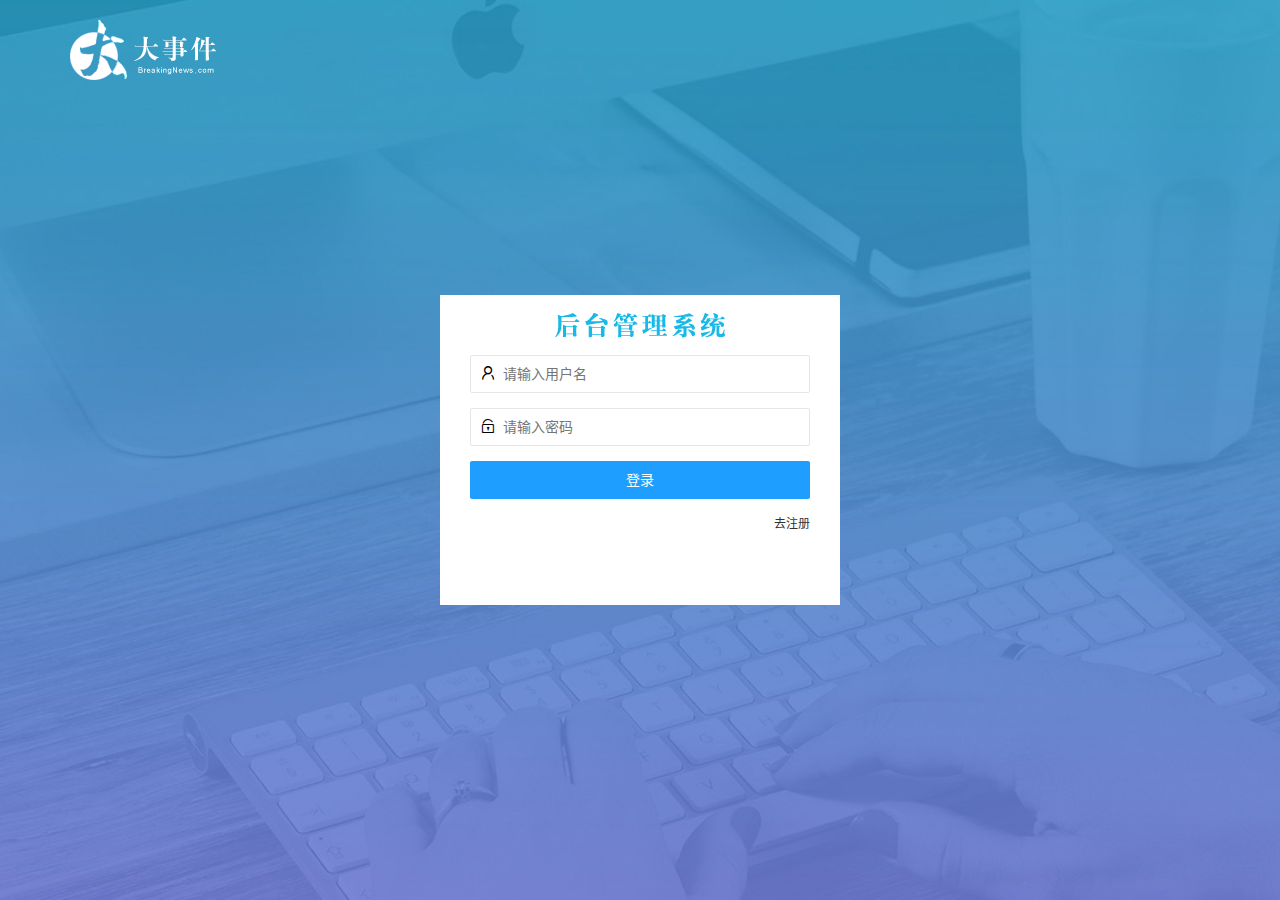
<file: login.html>
<!DOCTYPE html>
<html lang="zh-CN">

<head>
    <meta charset="UTF-8">
    <meta name="viewport" content="width=device-width, initial-scale=1.0">
    <title>大事件-登录/注册</title>
    <!-- 导入favicon图标 -->
    <link rel="shortcut icon" href="/favicons.ico">
    <!-- 导入layui样式 -->
    <link rel="stylesheet" href="/assets/lib/layui/css/layui.css">
    <!-- 导入自己的样式 -->
    <link rel="stylesheet" href="/assets/css/login.css">
</head>

<body>
    <!-- 头部的 Logo 区域 -->
    <div class="layui-main">
        <img src="/assets/images/logo.png" alt="">
    </div>

    <!-- 登录注册区域 -->
    <div class="loginAndRegBox">
        <div class="title-box"></div>
        <!-- 登录的div -->
        <div class="login-box">
            <!-- 登录的表单 -->
            <form class="layui-form" id="form_login">
                <!-- 用户名 -->
                <div class="layui-form-item">
                    <i class="layui-icon layui-icon-username"></i>
                    <input type="text" name="username" required lay-verify="required" placeholder="请输入用户名" autocomplete="off" class="layui-input">
                </div>
                <!-- 密码框 -->
                <div class="layui-form-item">
                    <i class="layui-icon layui-icon-password"></i>
                    <input type="text" name="password" required lay-verify="required" placeholder="请输入密码" autocomplete="off" class="layui-input">
                </div>
                <!-- 登录按钮 -->
                <div class="layui-form-item">
                    <button class="layui-btn  layui-btn-normal layui-btn-fluid" lay-submit>登录</button>
                </div>
                <div class="layui-form-item links">
                    <a id="link_reg" href="javascript:;">去注册</a>
                </div>
            </form>
        </div>
        <!-- 注册的div -->
        <div class="reg-box" style="display: none;">
            <!-- 注册的表单 -->
            <form class="layui-form" id="form_reg">
                <!-- 用户名 -->
                <div class="layui-form-item">
                    <i class="layui-icon layui-icon-username"></i>
                    <input type="text" name="username" required lay-verify="required" placeholder="请输入用户名" autocomplete="off" class="layui-input">
                </div>
                <!-- 密码框 -->
                <div class="layui-form-item">
                    <i class="layui-icon layui-icon-password"></i>
                    <input type="text" name="password" required lay-verify="required|pwd" placeholder="请输入密码" autocomplete="off" class="layui-input">
                </div>
                <!-- 确认密码框 -->
                <div class="layui-form-item">
                    <i class="layui-icon layui-icon-password"></i>
                    <input type="text" name="repassword" required lay-verify="required|repwd" placeholder="请再次确认密码" autocomplete="off" class="layui-input">
                </div>
                <!-- 注册按钮 -->
                <div class="layui-form-item">
                    <button class="layui-btn  layui-btn-normal layui-btn-fluid" lay-submit>注册</button>
                </div>
                <div class="layui-form-item links">
                    <a id="link_login" href="javascript:;">已有账号,去登录</a>
                </div>
            </form>
        </div>
    </div>

    <!-- 导入layui.all.js -->
    <script src="/assets/lib/layui/layui.all.js"></script>
    <!-- 导入jQuery -->
    <script src="/assets/lib/jquery.js"></script>
    <!-- 导入baseAPI -->
    <script src="/assets/js/baseAPI.js"></script>
    <!-- 导入自己的js -->
    <script src="/assets/js/login.js"></script>
</body>

</html>
</file>
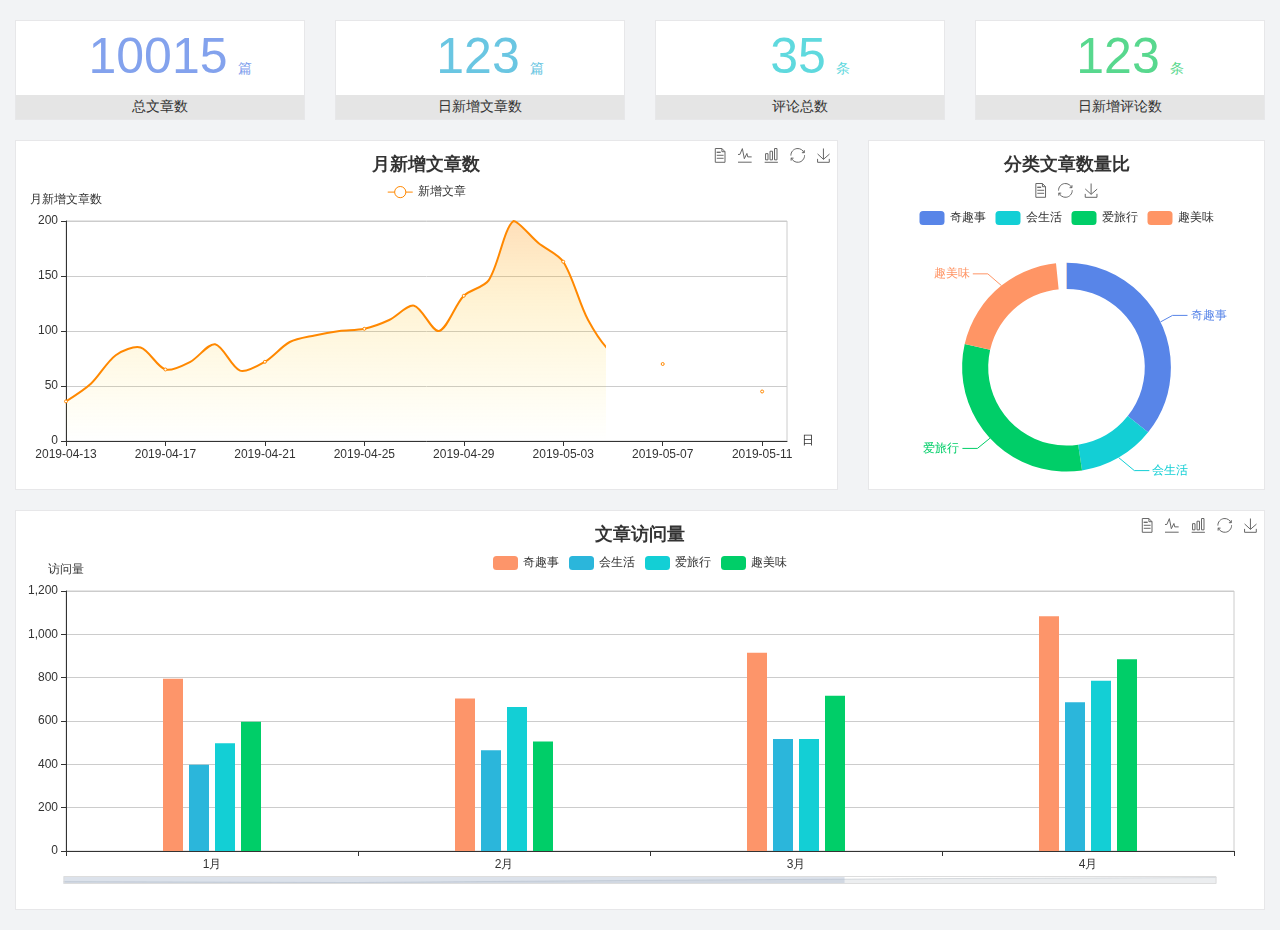
<file: home/dashboard.html>
<!DOCTYPE html>
<html lang="en">

<head>
  <meta charset="UTF-8">
  <meta name="viewport" content="width=device-width, initial-scale=1.0">
  <meta http-equiv="X-UA-Compatible" content="ie=edge">
  <title>图表统计</title>
  <link rel="stylesheet" href="../assets/lib/bootstrap.css" />
  <link rel="stylesheet" href="../assets/lib/main.css" />
  <script src="../assets/lib/jquery.js"></script>
  <script type="text/javascript" src="../assets/lib/echarts.min.js"></script>
</head>

<body>
  <div class="container-fluid">
    <div class="row spannel_list">
      <div class="col-sm-3 col-xs-6">
        <div class="spannel">
          <em>10015</em><span>篇</span>
          <b>总文章数</b>
        </div>
      </div>
      <div class="col-sm-3 col-xs-6">
        <div class="spannel scolor01">
          <em>123</em><span>篇</span>
          <b>日新增文章数</b>
        </div>
      </div>
      <div class="col-sm-3 col-xs-6">
        <div class="spannel scolor02">
          <em>35</em><span>条</span>
          <b>评论总数</b>
        </div>
      </div>
      <div class="col-sm-3 col-xs-6">
        <div class="spannel scolor03">
          <em>123</em><span>条</span>
          <b>日新增评论数</b>
        </div>
      </div>
    </div>
  </div>

  <div class="container-fluid">
    <div class="row curve-pie">
      <div class="col-lg-8 col-md-8">
        <div class="gragh_pannel" id="curve_show"></div>
      </div>
      <div class="col-lg-4 col-md-4">
        <div class="gragh_pannel" id="pie_show"></div>
      </div>
    </div>
  </div>

  <div class="container-fluid">
    <div class="column_pannel" id="column_show"></div>
  </div>

  <script>
    var oChart = echarts.init(document.getElementById('curve_show'));
    var aList_all = [
      { 'count': 36, 'date': '2019-04-13' },
      { 'count': 52, 'date': '2019-04-14' },
      { 'count': 78, 'date': '2019-04-15' },
      { 'count': 85, 'date': '2019-04-16' },
      { 'count': 65, 'date': '2019-04-17' },
      { 'count': 72, 'date': '2019-04-18' },
      { 'count': 88, 'date': '2019-04-19' },
      { 'count': 64, 'date': '2019-04-20' },
      { 'count': 72, 'date': '2019-04-21' },
      { 'count': 90, 'date': '2019-04-22' },
      { 'count': 96, 'date': '2019-04-23' },
      { 'count': 100, 'date': '2019-04-24' },
      { 'count': 102, 'date': '2019-04-25' },
      { 'count': 110, 'date': '2019-04-26' },
      { 'count': 123, 'date': '2019-04-27' },
      { 'count': 100, 'date': '2019-04-28' },
      { 'count': 132, 'date': '2019-04-29' },
      { 'count': 146, 'date': '2019-04-30' },
      { 'count': 200, 'date': '2019-05-01' },
      { 'count': 180, 'date': '2019-05-02' },
      { 'count': 163, 'date': '2019-05-03' },
      { 'count': 110, 'date': '2019-05-04' },
      { 'count': 80, 'date': '2019-05-05' },
      { 'count': 82, 'date': '2019-05-06' },
      { 'count': 70, 'date': '2019-05-07' },
      { 'count': 65, 'date': '2019-05-08' },
      { 'count': 54, 'date': '2019-05-09' },
      { 'count': 40, 'date': '2019-05-10' },
      { 'count': 45, 'date': '2019-05-11' },
      { 'count': 38, 'date': '2019-05-12' },
    ];

    let aCount = [];
    let aDate = [];

    for (var i = 0; i < aList_all.length; i++) {
      aCount.push(aList_all[i].count);
      aDate.push(aList_all[i].date);
    }

    var chartopt = {
      title: {
        text: '月新增文章数',
        left: 'center',
        top: '10'
      },
      tooltip: {
        trigger: 'axis'
      },
      legend: {
        data: ['新增文章'],
        top: '40'
      },
      toolbox: {
        show: true,
        feature: {
          mark: { show: true },
          dataView: { show: true, readOnly: false },
          magicType: { show: true, type: ['line', 'bar'] },
          restore: { show: true },
          saveAsImage: { show: true }
        }
      },
      calculable: true,
      xAxis: [
        {
          name: '日',
          type: 'category',
          boundaryGap: false,
          data: aDate
        }
      ],
      yAxis: [
        {
          name: '月新增文章数',
          type: 'value'
        }
      ],
      series: [
        {
          name: '新增文章',
          type: 'line',
          smooth: true,
          itemStyle: { normal: { areaStyle: { type: 'default' }, color: '#f80' }, lineStyle: { color: '#f80' } },
          data: aCount
        }],
      areaStyle: {
        normal: {
          color: new echarts.graphic.LinearGradient(0, 0, 0, 1, [{
            offset: 0,
            color: 'rgba(255,136,0,0.39)'
          }, {
            offset: .34,
            color: 'rgba(255,180,0,0.25)'
          }, {
            offset: 1,
            color: 'rgba(255,222,0,0.00)'
          }])

        }
      },
      grid: {
        show: true,
        x: 50,
        x2: 50,
        y: 80,
        height: 220
      }
    };

    oChart.setOption(chartopt);


    var oPie = echarts.init(document.getElementById('pie_show'));
    var oPieopt =
    {
      title: {
        top: 10,
        text: '分类文章数量比',
        x: 'center'
      },
      tooltip: {
        trigger: 'item',
        formatter: "{a} <br/>{b} : {c} ({d}%)"
      },
      color: ['#5885e8', '#13cfd5', '#00ce68', '#ff9565'],
      legend: {
        x: 'center',
        top: 65,
        data: ['奇趣事', '会生活', '爱旅行', '趣美味']
      },
      toolbox: {
        show: true,
        x: 'center',
        top: 35,
        feature: {
          mark: { show: true },
          dataView: { show: true, readOnly: false },
          magicType: {
            show: true,
            type: ['pie', 'funnel'],
            option: {
              funnel: {
                x: '25%',
                width: '50%',
                funnelAlign: 'left',
                max: 1548
              }
            }
          },
          restore: { show: true },
          saveAsImage: { show: true }
        }
      },
      calculable: true,
      series: [
        {
          name: '访问来源',
          type: 'pie',
          radius: ['45%', '60%'],
          center: ['50%', '65%'],
          data: [
            { value: 300, name: '奇趣事' },
            { value: 100, name: '会生活' },
            { value: 260, name: '爱旅行' },
            { value: 180, name: '趣美味' }
          ]
        }
      ]
    };
    oPie.setOption(oPieopt);



    var oColumn = this.echarts.init(document.getElementById('column_show'));
    var oColumnopt =
    {
      title: {
        text: '文章访问量',
        left: 'center',
        top: '10'
      },
      tooltip: {
        trigger: 'axis'
      },
      legend: {
        data: ['奇趣事', '会生活', '爱旅行', '趣美味'],
        top: '40'
      },
      toolbox: {
        show: true,
        feature: {
          mark: { show: true },
          dataView: { show: true, readOnly: false },
          magicType: { show: true, type: ['line', 'bar'] },
          restore: { show: true },
          saveAsImage: { show: true }
        }
      },
      calculable: true,
      xAxis: [
        {
          type: 'category',
          data: ['1月', '2月', '3月', '4月', '5月']
        }
      ],
      yAxis: [
        {
          name: '访问量',
          type: 'value'
        }
      ],
      series: [
        {
          name: '奇趣事',
          type: 'bar',
          barWidth: 20,
          itemStyle: {
            normal: { areaStyle: { type: 'default' }, color: '#fd956a' }
          },
          data: [800, 708, 920, 1090, 1200]
        },
        {
          name: '会生活',
          type: 'bar',
          barWidth: 20,
          itemStyle: {
            normal: { areaStyle: { type: 'default' }, color: '#2bb6db' }
          },
          data: [400, 468, 520, 690, 800]
        },
        {
          name: '爱旅行',
          type: 'bar',
          barWidth: 20,
          itemStyle: {
            normal: { areaStyle: { type: 'default' }, color: '#13cfd5' }
          },
          data: [500, 668, 520, 790, 900]
        },
        {
          name: '趣美味',
          type: 'bar',
          barWidth: 20,
          itemStyle: {
            normal: { areaStyle: { type: 'default' }, color: '#00ce68' }
          },
          data: [600, 508, 720, 890, 1000]
        }
      ],
      grid: {
        show: true,
        x: 50,
        x2: 30,
        y: 80,
        height: 260
      },
      dataZoom: [//给x轴设置滚动条
        {
          start: 0,//默认为0
          end: 100 - 1000 / 31,//默认为100
          type: 'slider',
          show: true,
          xAxisIndex: [0],
          handleSize: 0,//滑动条的 左右2个滑动条的大小
          height: 8,//组件高度
          left: 45, //左边的距离
          right: 50,//右边的距离
          bottom: 26,//右边的距离
          handleColor: '#ddd',//h滑动图标的颜色
          handleStyle: {
            borderColor: "#cacaca",
            borderWidth: "1",
            shadowBlur: 2,
            background: "#ddd",
            shadowColor: "#ddd",
          }
        }]
    };
    oColumn.setOption(oColumnopt);
  </script>
</body>

</html>
</file>
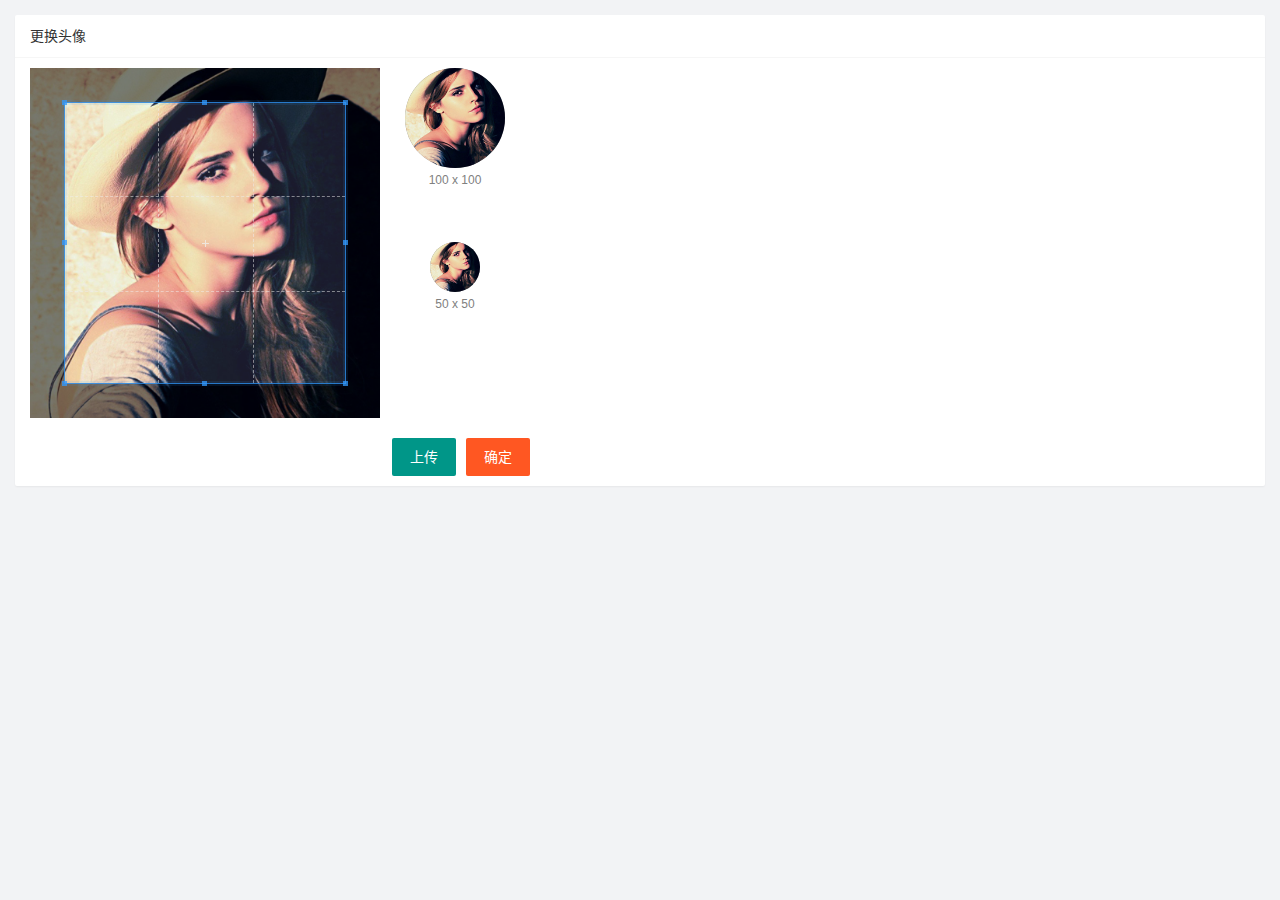
<file: user/user_avatar.html>
<!DOCTYPE html>
<html lang="zh-CN">

<head>
    <meta charset="UTF-8">
    <meta name="viewport" content="width=device-width, initial-scale=1.0">
    <title>更换头像</title>
    <!-- 导入layui样式 -->
    <link rel="stylesheet" href="/assets/lib/layui/css/layui.css">
    <!-- 导入cropper样式 -->
    <link rel="stylesheet" href="/assets/lib/cropper/cropper.css">
    <!-- 导入自己的样式 -->
    <link rel="stylesheet" href="/assets/css/user/user_avatar.css">
</head>

<body>
    <!-- 卡片区域 -->
    <div class="layui-card">
        <div class="layui-card-header">更换头像</div>
        <div class="layui-card-body">
            <!-- 第一行的图片裁剪和预览区域 -->
            <div class="row1">
                <!-- 图片裁剪区域 -->
                <div class="cropper-box">
                    <!-- 这个 img 标签很重要，将来会把它初始化为裁剪区域 -->
                    <img id="image" src="/assets/images/sample.jpg" />
                </div>
                <!-- 图片的预览区域 -->
                <div class="preview-box">
                    <div>
                        <!-- 宽高为 100px 的预览区域 -->
                        <div class="img-preview w100"></div>
                        <p class="size">100 x 100</p>
                    </div>
                    <div>
                        <!-- 宽高为 50px 的预览区域 -->
                        <div class="img-preview w50"></div>
                        <p class="size">50 x 50</p>
                    </div>
                </div>
            </div>
            <!-- 第二行的按钮区域 -->
            <div class="row2">
                <input type="file" id="file" accept="image/png,image/jpeg" />
                <button id="btnChooseImage" type="button" class="layui-btn">上传</button>
                <button id="btnUpload" type="button" class="layui-btn layui-btn-danger">确定</button>
            </div>
        </div>
    </div>

    <!-- 导入layui文件 -->
    <script src="/assets/lib/layui/layui.all.js"></script>
    <!-- 导入jQuery文件 -->
    <script src="/assets/lib/jquery.js"></script>
    <!-- 导入cropper文件 -->
    <script src="/assets/lib/cropper/Cropper.js"></script>
    <script src="/assets/lib/cropper/jquery-cropper.js"></script>
    <!-- 导入baseAPI文件 -->
    <script src="/assets/js/baseAPI.js"></script>
    <!-- 导入自己的js -->
    <script src="/assets/js/user/user_avatar.js"></script>
</body>

</html>
</file>
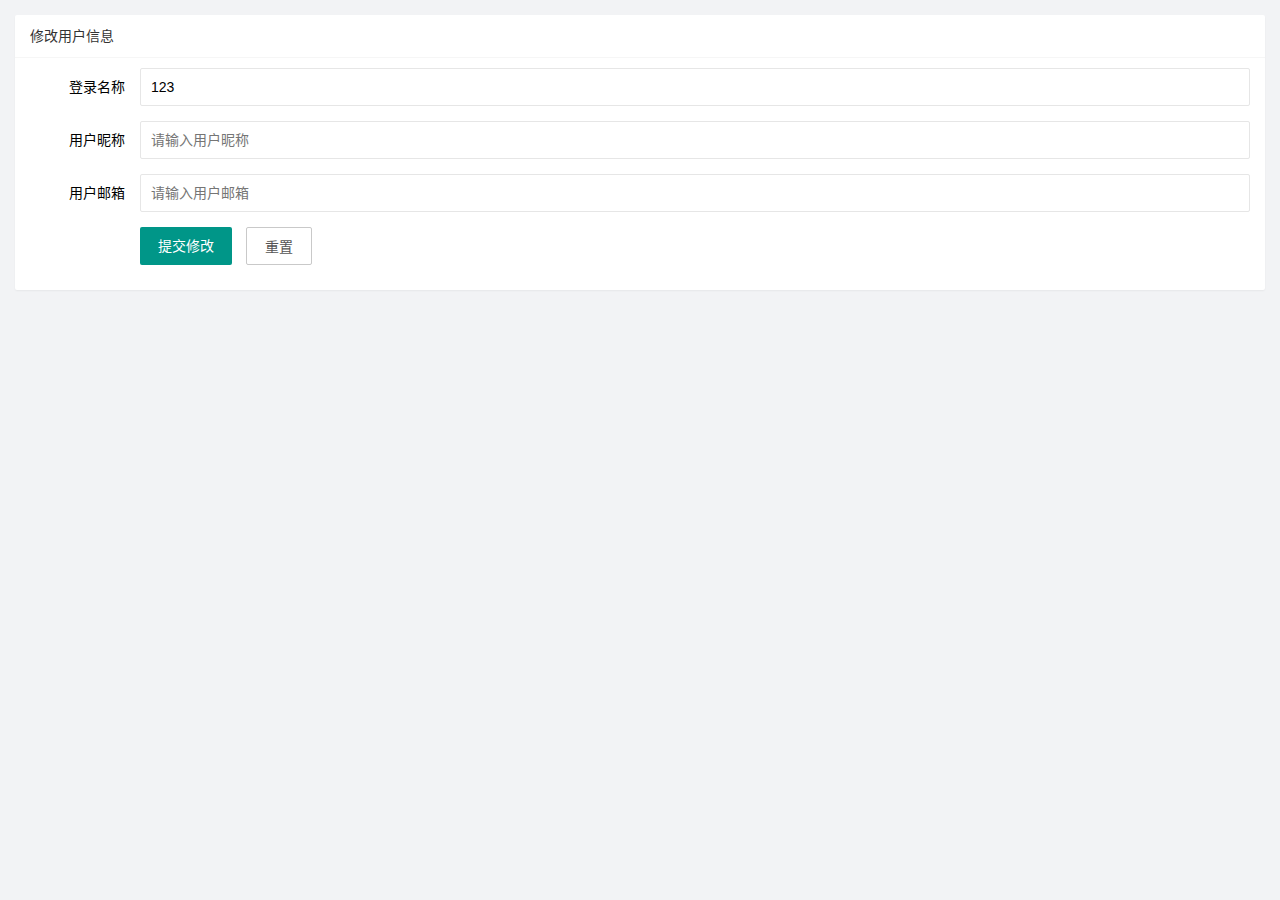
<file: user/user_info.html>
<!DOCTYPE html>
<html lang="zh-CN">

<head>
    <meta charset="UTF-8">
    <meta name="viewport" content="width=device-width, initial-scale=1.0">
    <title>基本资料</title>
    <!-- 导入layui样式 -->
    <link rel="stylesheet" href="/assets/lib/layui/css/layui.css">
    <!-- 导入自己的样式 -->
    <link rel="stylesheet" href="/assets/css/user/user_info.css">
</head>

<body>
    <!-- 卡片区域 -->
    <div class="layui-card">
        <div class="layui-card-header">修改用户信息</div>
        <div class="layui-card-body">
            <!-- form 表单区域 -->
            <form class="layui-form" lay-filter="formUserInfo">
                <!-- 这是隐藏域 -->
                <input type="hidden" name="id" value="" />
                <div class="layui-form-item">
                    <label class="layui-form-label">登录名称</label>
                    <div class="layui-input-block">
                        <input value="123" type="text" name="username" required lay-verify="required" placeholder="请输入登录名称" autocomplete="off" class="layui-input" readonly />
                    </div>
                </div>
                <div class="layui-form-item">
                    <label class="layui-form-label">用户昵称</label>
                    <div class="layui-input-block">
                        <input type="text" name="nickname" required lay-verify="required|nickname" placeholder="请输入用户昵称" autocomplete="off" class="layui-input" />
                    </div>
                </div>
                <div class="layui-form-item">
                    <label class="layui-form-label">用户邮箱</label>
                    <div class="layui-input-block">
                        <input type="text" name="email" required lay-verify="required|email" placeholder="请输入用户邮箱" autocomplete="off" class="layui-input" />
                    </div>
                </div>
                <div class="layui-form-item">
                    <div class="layui-input-block">
                        <button class="layui-btn" lay-submit lay-filter="formDemo">提交修改</button>
                        <button type="reset" class="layui-btn layui-btn-primary" id="btnReset">重置</button>
                    </div>
                </div>
            </form>
        </div>
    </div>

    <!-- 导入 layui 的 js -->
    <script src="/assets/lib/layui/layui.all.js"></script>
    <!-- 导入 jquery -->
    <script src="/assets/lib/jquery.js"></script>
    <!-- 导入baseAPI -->
    <script src="/assets/js/baseAPI.js"></script>
    <!-- 导入自己的 js -->
    <script src="/assets/js/user/user_info.js"></script>

</body>

</html>
</file>
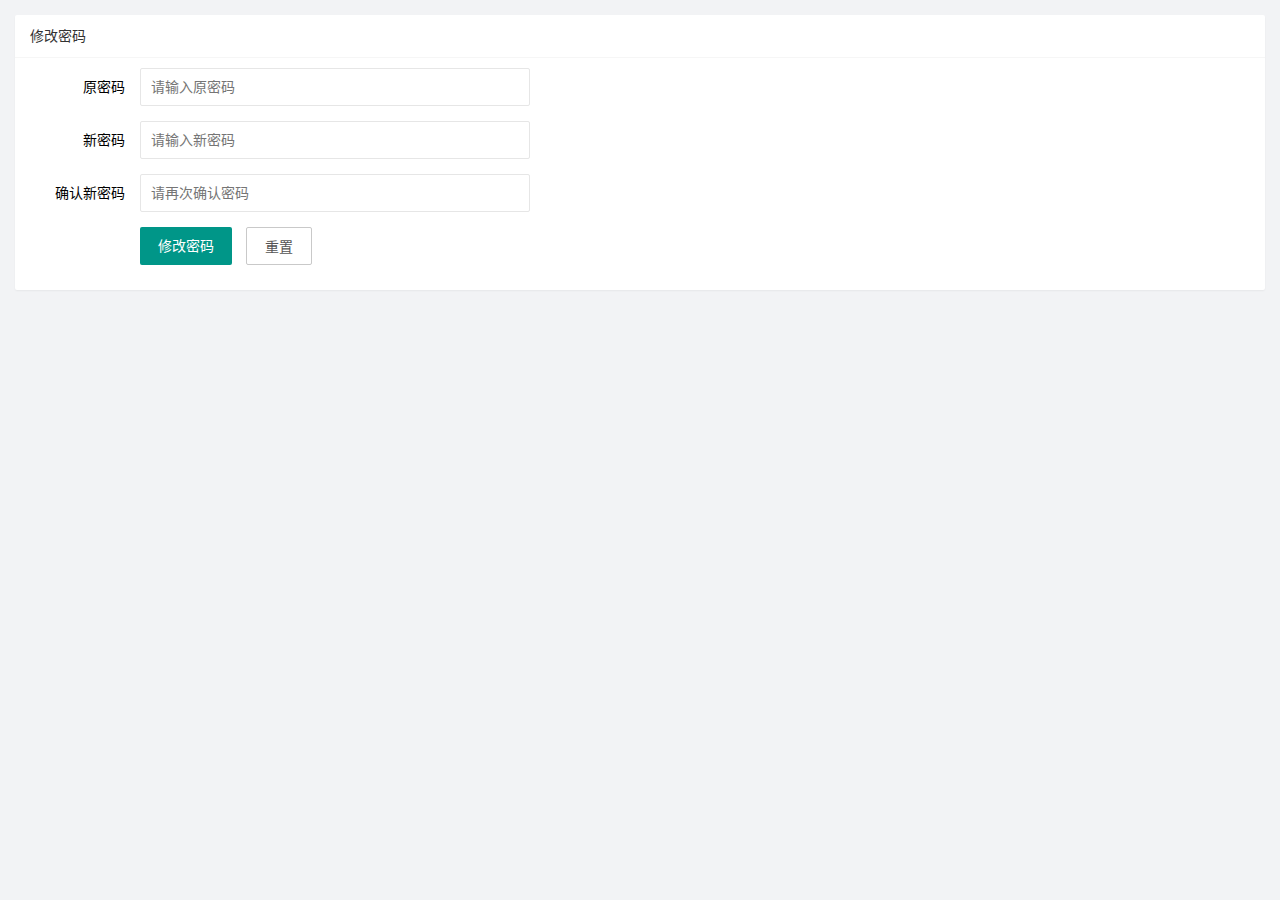
<file: user/user_pwd.html>
<!DOCTYPE html>
<html lang="zh-CN">

<head>
    <meta charset="UTF-8">
    <meta name="viewport" content="width=device-width, initial-scale=1.0">
    <title>重置密码</title>
    <!-- 导入layui样式 -->
    <link rel="stylesheet" href="/assets/lib/layui/css/layui.css">
    <!-- 导入自己的样式 -->
    <link rel="stylesheet" href="/assets/css/user/user_pwd.css">
</head>

<body>
    <!-- 卡片区域 -->
    <div class="layui-card">
        <div class="layui-card-header">修改密码</div>
        <div class="layui-card-body">
            <form class="layui-form">
                <div class="layui-form-item">
                    <label class="layui-form-label">原密码</label>
                    <div class="layui-input-block">
                        <input type="password" name="oldPwd" required lay-verify="required|pwd" placeholder="请输入原密码" autocomplete="off" class="layui-input" />
                    </div>
                </div>
                <div class="layui-form-item">
                    <label class="layui-form-label">新密码</label>
                    <div class="layui-input-block">
                        <input type="password" name="newPwd" required lay-verify="required|pwd|samePwd" placeholder="请输入新密码" autocomplete="off" class="layui-input" />
                    </div>
                </div>
                <div class="layui-form-item">
                    <label class="layui-form-label">确认新密码</label>
                    <div class="layui-input-block">
                        <input type="password" name="rePwd" required lay-verify="required|pwd|rePwd" placeholder="请再次确认密码" autocomplete="off" class="layui-input" />
                    </div>
                </div>
                <div class="layui-form-item">
                    <div class="layui-input-block">
                        <button class="layui-btn" lay-submit lay-filter="formDemo">修改密码</button>
                        <button type="reset" class="layui-btn layui-btn-primary">重置</button>
                    </div>
                </div>
            </form>
        </div>
    </div>

    <!-- 导入 layui 的 js -->
    <script src="/assets/lib/layui/layui.all.js"></script>
    <!-- 导入 jQuery -->
    <script src="/assets/lib/jquery.js"></script>
    <!-- 导入 baseAPI -->
    <script src="/assets/js/baseAPI.js"></script>
    <!-- 导入自己的 js -->
    <script src="/assets/js/user/user_pwd.js"></script>
</body>

</html>
</file>
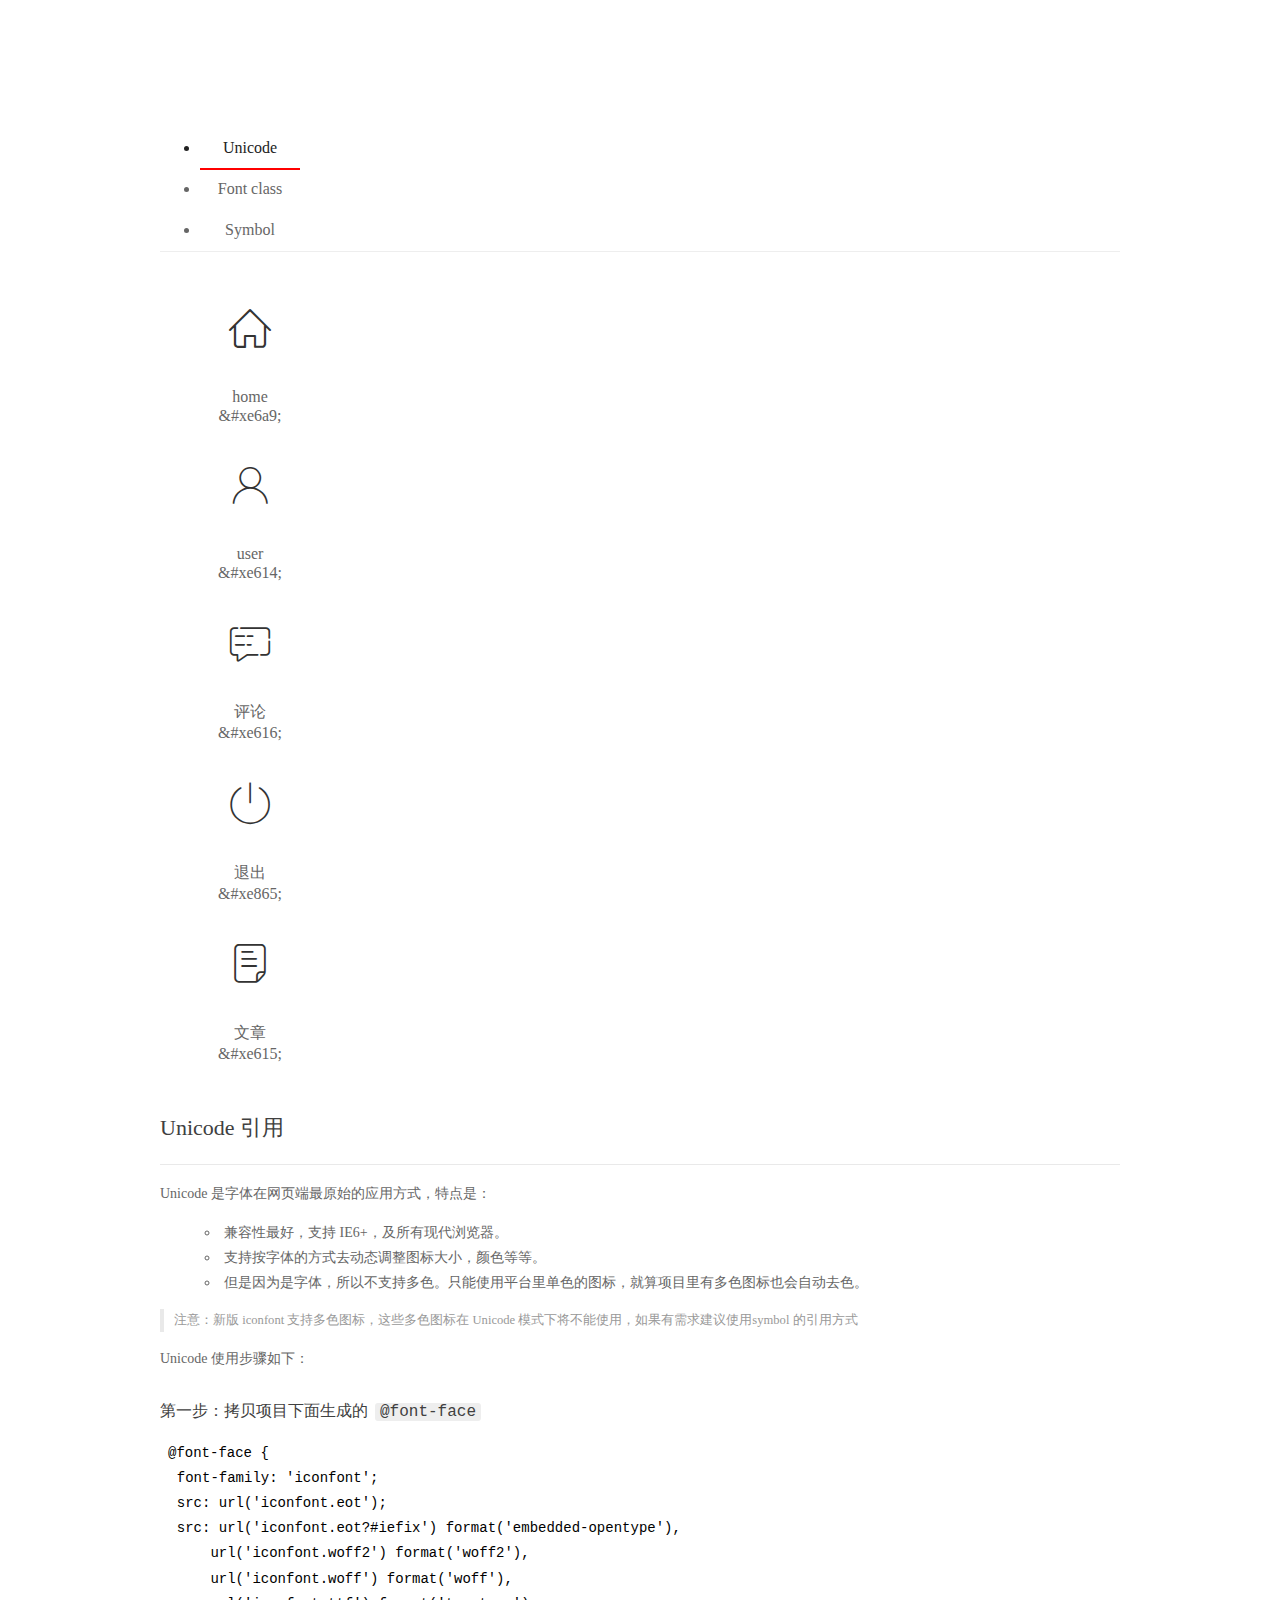
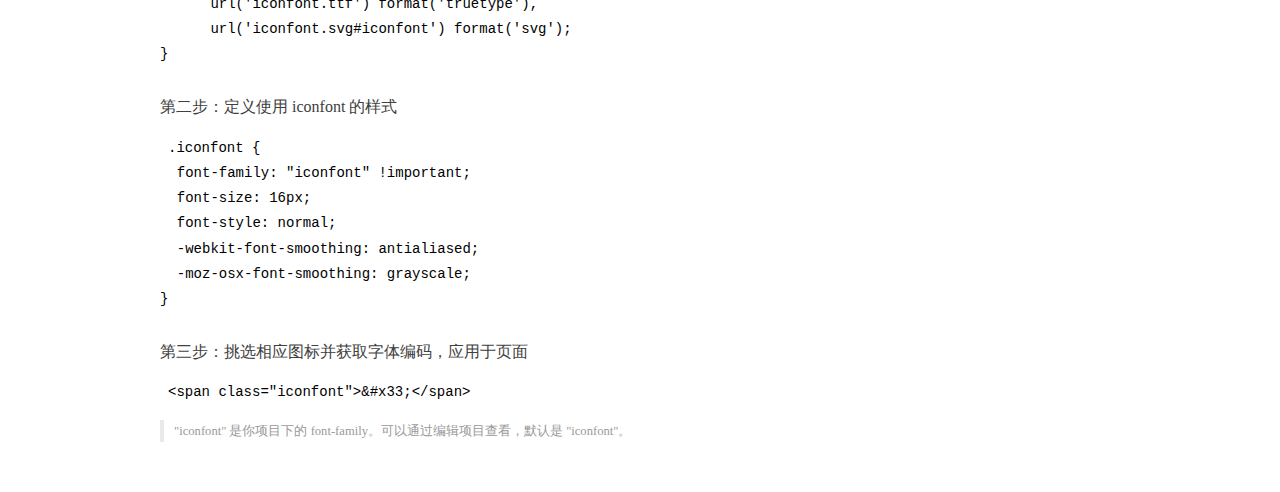
<file: assets/fonts/demo_index.html>
<!DOCTYPE html>
<html>
<head>
  <meta charset="utf-8"/>
  <title>IconFont Demo</title>
  <link rel="shortcut icon" href="https://gtms04.alicdn.com/tps/i4/TB1_oz6GVXXXXaFXpXXJDFnIXXX-64-64.ico" type="image/x-icon"/>
  <link rel="stylesheet" href="https://g.alicdn.com/thx/cube/1.3.2/cube.min.css">
  <link rel="stylesheet" href="demo.css">
  <link rel="stylesheet" href="iconfont.css">
  <script src="iconfont.js"></script>
  <!-- jQuery -->
  <script src="https://a1.alicdn.com/oss/uploads/2018/12/26/7bfddb60-08e8-11e9-9b04-53e73bb6408b.js"></script>
  <!-- 代码高亮 -->
  <script src="https://a1.alicdn.com/oss/uploads/2018/12/26/a3f714d0-08e6-11e9-8a15-ebf944d7534c.js"></script>
</head>
<body>
  <div class="main">
    <h1 class="logo"><a href="https://www.iconfont.cn/" title="iconfont 首页" target="_blank">&#xe86b;</a></h1>
    <div class="nav-tabs">
      <ul id="tabs" class="dib-box">
        <li class="dib active"><span>Unicode</span></li>
        <li class="dib"><span>Font class</span></li>
        <li class="dib"><span>Symbol</span></li>
      </ul>
      
    </div>
    <div class="tab-container">
      <div class="content unicode" style="display: block;">
          <ul class="icon_lists dib-box">
          
            <li class="dib">
              <span class="icon iconfont">&#xe6a9;</span>
                <div class="name">home</div>
                <div class="code-name">&amp;#xe6a9;</div>
              </li>
          
            <li class="dib">
              <span class="icon iconfont">&#xe614;</span>
                <div class="name">user</div>
                <div class="code-name">&amp;#xe614;</div>
              </li>
          
            <li class="dib">
              <span class="icon iconfont">&#xe616;</span>
                <div class="name">评论</div>
                <div class="code-name">&amp;#xe616;</div>
              </li>
          
            <li class="dib">
              <span class="icon iconfont">&#xe865;</span>
                <div class="name">退出</div>
                <div class="code-name">&amp;#xe865;</div>
              </li>
          
            <li class="dib">
              <span class="icon iconfont">&#xe615;</span>
                <div class="name">文章</div>
                <div class="code-name">&amp;#xe615;</div>
              </li>
          
          </ul>
          <div class="article markdown">
          <h2 id="unicode-">Unicode 引用</h2>
          <hr>

          <p>Unicode 是字体在网页端最原始的应用方式，特点是：</p>
          <ul>
            <li>兼容性最好，支持 IE6+，及所有现代浏览器。</li>
            <li>支持按字体的方式去动态调整图标大小，颜色等等。</li>
            <li>但是因为是字体，所以不支持多色。只能使用平台里单色的图标，就算项目里有多色图标也会自动去色。</li>
          </ul>
          <blockquote>
            <p>注意：新版 iconfont 支持多色图标，这些多色图标在 Unicode 模式下将不能使用，如果有需求建议使用symbol 的引用方式</p>
          </blockquote>
          <p>Unicode 使用步骤如下：</p>
          <h3 id="-font-face">第一步：拷贝项目下面生成的 <code>@font-face</code></h3>
<pre><code class="language-css"
>@font-face {
  font-family: 'iconfont';
  src: url('iconfont.eot');
  src: url('iconfont.eot?#iefix') format('embedded-opentype'),
      url('iconfont.woff2') format('woff2'),
      url('iconfont.woff') format('woff'),
      url('iconfont.ttf') format('truetype'),
      url('iconfont.svg#iconfont') format('svg');
}
</code></pre>
          <h3 id="-iconfont-">第二步：定义使用 iconfont 的样式</h3>
<pre><code class="language-css"
>.iconfont {
  font-family: "iconfont" !important;
  font-size: 16px;
  font-style: normal;
  -webkit-font-smoothing: antialiased;
  -moz-osx-font-smoothing: grayscale;
}
</code></pre>
          <h3 id="-">第三步：挑选相应图标并获取字体编码，应用于页面</h3>
<pre>
<code class="language-html"
>&lt;span class="iconfont"&gt;&amp;#x33;&lt;/span&gt;
</code></pre>
          <blockquote>
            <p>"iconfont" 是你项目下的 font-family。可以通过编辑项目查看，默认是 "iconfont"。</p>
          </blockquote>
          </div>
      </div>
      <div class="content font-class">
        <ul class="icon_lists dib-box">
          
          <li class="dib">
            <span class="icon iconfont icon-home"></span>
            <div class="name">
              home
            </div>
            <div class="code-name">.icon-home
            </div>
          </li>
          
          <li class="dib">
            <span class="icon iconfont icon-user"></span>
            <div class="name">
              user
            </div>
            <div class="code-name">.icon-user
            </div>
          </li>
          
          <li class="dib">
            <span class="icon iconfont icon-pinglun"></span>
            <div class="name">
              评论
            </div>
            <div class="code-name">.icon-pinglun
            </div>
          </li>
          
          <li class="dib">
            <span class="icon iconfont icon-tuichu"></span>
            <div class="name">
              退出
            </div>
            <div class="code-name">.icon-tuichu
            </div>
          </li>
          
          <li class="dib">
            <span class="icon iconfont icon-16"></span>
            <div class="name">
              文章
            </div>
            <div class="code-name">.icon-16
            </div>
          </li>
          
        </ul>
        <div class="article markdown">
        <h2 id="font-class-">font-class 引用</h2>
        <hr>

        <p>font-class 是 Unicode 使用方式的一种变种，主要是解决 Unicode 书写不直观，语意不明确的问题。</p>
        <p>与 Unicode 使用方式相比，具有如下特点：</p>
        <ul>
          <li>兼容性良好，支持 IE8+，及所有现代浏览器。</li>
          <li>相比于 Unicode 语意明确，书写更直观。可以很容易分辨这个 icon 是什么。</li>
          <li>因为使用 class 来定义图标，所以当要替换图标时，只需要修改 class 里面的 Unicode 引用。</li>
          <li>不过因为本质上还是使用的字体，所以多色图标还是不支持的。</li>
        </ul>
        <p>使用步骤如下：</p>
        <h3 id="-fontclass-">第一步：引入项目下面生成的 fontclass 代码：</h3>
<pre><code class="language-html">&lt;link rel="stylesheet" href="./iconfont.css"&gt;
</code></pre>
        <h3 id="-">第二步：挑选相应图标并获取类名，应用于页面：</h3>
<pre><code class="language-html">&lt;span class="iconfont icon-xxx"&gt;&lt;/span&gt;
</code></pre>
        <blockquote>
          <p>"
            iconfont" 是你项目下的 font-family。可以通过编辑项目查看，默认是 "iconfont"。</p>
        </blockquote>
      </div>
      </div>
      <div class="content symbol">
          <ul class="icon_lists dib-box">
          
            <li class="dib">
                <svg class="icon svg-icon" aria-hidden="true">
                  <use xlink:href="#icon-home"></use>
                </svg>
                <div class="name">home</div>
                <div class="code-name">#icon-home</div>
            </li>
          
            <li class="dib">
                <svg class="icon svg-icon" aria-hidden="true">
                  <use xlink:href="#icon-user"></use>
                </svg>
                <div class="name">user</div>
                <div class="code-name">#icon-user</div>
            </li>
          
            <li class="dib">
                <svg class="icon svg-icon" aria-hidden="true">
                  <use xlink:href="#icon-pinglun"></use>
                </svg>
                <div class="name">评论</div>
                <div class="code-name">#icon-pinglun</div>
            </li>
          
            <li class="dib">
                <svg class="icon svg-icon" aria-hidden="true">
                  <use xlink:href="#icon-tuichu"></use>
                </svg>
                <div class="name">退出</div>
                <div class="code-name">#icon-tuichu</div>
            </li>
          
            <li class="dib">
                <svg class="icon svg-icon" aria-hidden="true">
                  <use xlink:href="#icon-16"></use>
                </svg>
                <div class="name">文章</div>
                <div class="code-name">#icon-16</div>
            </li>
          
          </ul>
          <div class="article markdown">
          <h2 id="symbol-">Symbol 引用</h2>
          <hr>

          <p>这是一种全新的使用方式，应该说这才是未来的主流，也是平台目前推荐的用法。相关介绍可以参考这篇<a href="">文章</a>
            这种用法其实是做了一个 SVG 的集合，与另外两种相比具有如下特点：</p>
          <ul>
            <li>支持多色图标了，不再受单色限制。</li>
            <li>通过一些技巧，支持像字体那样，通过 <code>font-size</code>, <code>color</code> 来调整样式。</li>
            <li>兼容性较差，支持 IE9+，及现代浏览器。</li>
            <li>浏览器渲染 SVG 的性能一般，还不如 png。</li>
          </ul>
          <p>使用步骤如下：</p>
          <h3 id="-symbol-">第一步：引入项目下面生成的 symbol 代码：</h3>
<pre><code class="language-html">&lt;script src="./iconfont.js"&gt;&lt;/script&gt;
</code></pre>
          <h3 id="-css-">第二步：加入通用 CSS 代码（引入一次就行）：</h3>
<pre><code class="language-html">&lt;style&gt;
.icon {
  width: 1em;
  height: 1em;
  vertical-align: -0.15em;
  fill: currentColor;
  overflow: hidden;
}
&lt;/style&gt;
</code></pre>
          <h3 id="-">第三步：挑选相应图标并获取类名，应用于页面：</h3>
<pre><code class="language-html">&lt;svg class="icon" aria-hidden="true"&gt;
  &lt;use xlink:href="#icon-xxx"&gt;&lt;/use&gt;
&lt;/svg&gt;
</code></pre>
          </div>
      </div>

    </div>
  </div>
  <script>
  $(document).ready(function () {
      $('.tab-container .content:first').show()

      $('#tabs li').click(function (e) {
        var tabContent = $('.tab-container .content')
        var index = $(this).index()

        if ($(this).hasClass('active')) {
          return
        } else {
          $('#tabs li').removeClass('active')
          $(this).addClass('active')

          tabContent.hide().eq(index).fadeIn()
        }
      })
    })
  </script>
</body>
</html>
</file>
<file: assets/lib/layui/css/layui.css>
/** layui-v2.5.5 MIT License By https://www.layui.com */
 .layui-inline,img{display:inline-block;vertical-align:middle}h1,h2,h3,h4,h5,h6{font-weight:400}.layui-edge,.layui-header,.layui-inline,.layui-main{position:relative}.layui-body,.layui-edge,.layui-elip{overflow:hidden}.layui-btn,.layui-edge,.layui-inline,img{vertical-align:middle}.layui-btn,.layui-disabled,.layui-icon,.layui-unselect{-moz-user-select:none;-webkit-user-select:none;-ms-user-select:none}.layui-elip,.layui-form-checkbox span,.layui-form-pane .layui-form-label{text-overflow:ellipsis;white-space:nowrap}.layui-breadcrumb,.layui-tree-btnGroup{visibility:hidden}blockquote,body,button,dd,div,dl,dt,form,h1,h2,h3,h4,h5,h6,input,li,ol,p,pre,td,textarea,th,ul{margin:0;padding:0;-webkit-tap-highlight-color:rgba(0,0,0,0)}a:active,a:hover{outline:0}img{border:none}li{list-style:none}table{border-collapse:collapse;border-spacing:0}h4,h5,h6{font-size:100%}button,input,optgroup,option,select,textarea{font-family:inherit;font-size:inherit;font-style:inherit;font-weight:inherit;outline:0}pre{white-space:pre-wrap;white-space:-moz-pre-wrap;white-space:-pre-wrap;white-space:-o-pre-wrap;word-wrap:break-word}body{line-height:24px;font:14px Helvetica Neue,Helvetica,PingFang SC,Tahoma,Arial,sans-serif}hr{height:1px;margin:10px 0;border:0;clear:both}a{color:#333;text-decoration:none}a:hover{color:#777}a cite{font-style:normal;*cursor:pointer}.layui-border-box,.layui-border-box *{box-sizing:border-box}.layui-box,.layui-box *{box-sizing:content-box}.layui-clear{clear:both;*zoom:1}.layui-clear:after{content:'\20';clear:both;*zoom:1;display:block;height:0}.layui-inline{*display:inline;*zoom:1}.layui-edge{display:inline-block;width:0;height:0;border-width:6px;border-style:dashed;border-color:transparent}.layui-edge-top{top:-4px;border-bottom-color:#999;border-bottom-style:solid}.layui-edge-right{border-left-color:#999;border-left-style:solid}.layui-edge-bottom{top:2px;border-top-color:#999;border-top-style:solid}.layui-edge-left{border-right-color:#999;border-right-style:solid}.layui-disabled,.layui-disabled:hover{color:#d2d2d2!important;cursor:not-allowed!important}.layui-circle{border-radius:100%}.layui-show{display:block!important}.layui-hide{display:none!important}@font-face{font-family:layui-icon;src:url(../font/iconfont.eot?v=250);src:url(../font/iconfont.eot?v=250#iefix) format('embedded-opentype'),url(../font/iconfont.woff2?v=250) format('woff2'),url(../font/iconfont.woff?v=250) format('woff'),url(../font/iconfont.ttf?v=250) format('truetype'),url(../font/iconfont.svg?v=250#layui-icon) format('svg')}.layui-icon{font-family:layui-icon!important;font-size:16px;font-style:normal;-webkit-font-smoothing:antialiased;-moz-osx-font-smoothing:grayscale}.layui-icon-reply-fill:before{content:"\e611"}.layui-icon-set-fill:before{content:"\e614"}.layui-icon-menu-fill:before{content:"\e60f"}.layui-icon-search:before{content:"\e615"}.layui-icon-share:before{content:"\e641"}.layui-icon-set-sm:before{content:"\e620"}.layui-icon-engine:before{content:"\e628"}.layui-icon-close:before{content:"\1006"}.layui-icon-close-fill:before{content:"\1007"}.layui-icon-chart-screen:before{content:"\e629"}.layui-icon-star:before{content:"\e600"}.layui-icon-circle-dot:before{content:"\e617"}.layui-icon-chat:before{content:"\e606"}.layui-icon-release:before{content:"\e609"}.layui-icon-list:before{content:"\e60a"}.layui-icon-chart:before{content:"\e62c"}.layui-icon-ok-circle:before{content:"\1005"}.layui-icon-layim-theme:before{content:"\e61b"}.layui-icon-table:before{content:"\e62d"}.layui-icon-right:before{content:"\e602"}.layui-icon-left:before{content:"\e603"}.layui-icon-cart-simple:before{content:"\e698"}.layui-icon-face-cry:before{content:"\e69c"}.layui-icon-face-smile:before{content:"\e6af"}.layui-icon-survey:before{content:"\e6b2"}.layui-icon-tree:before{content:"\e62e"}.layui-icon-upload-circle:before{content:"\e62f"}.layui-icon-add-circle:before{content:"\e61f"}.layui-icon-download-circle:before{content:"\e601"}.layui-icon-templeate-1:before{content:"\e630"}.layui-icon-util:before{content:"\e631"}.layui-icon-face-surprised:before{content:"\e664"}.layui-icon-edit:before{content:"\e642"}.layui-icon-speaker:before{content:"\e645"}.layui-icon-down:before{content:"\e61a"}.layui-icon-file:before{content:"\e621"}.layui-icon-layouts:before{content:"\e632"}.layui-icon-rate-half:before{content:"\e6c9"}.layui-icon-add-circle-fine:before{content:"\e608"}.layui-icon-prev-circle:before{content:"\e633"}.layui-icon-read:before{content:"\e705"}.layui-icon-404:before{content:"\e61c"}.layui-icon-carousel:before{content:"\e634"}.layui-icon-help:before{content:"\e607"}.layui-icon-code-circle:before{content:"\e635"}.layui-icon-water:before{content:"\e636"}.layui-icon-username:before{content:"\e66f"}.layui-icon-find-fill:before{content:"\e670"}.layui-icon-about:before{content:"\e60b"}.layui-icon-location:before{content:"\e715"}.layui-icon-up:before{content:"\e619"}.layui-icon-pause:before{content:"\e651"}.layui-icon-date:before{content:"\e637"}.layui-icon-layim-uploadfile:before{content:"\e61d"}.layui-icon-delete:before{content:"\e640"}.layui-icon-play:before{content:"\e652"}.layui-icon-top:before{content:"\e604"}.layui-icon-friends:before{content:"\e612"}.layui-icon-refresh-3:before{content:"\e9aa"}.layui-icon-ok:before{content:"\e605"}.layui-icon-layer:before{content:"\e638"}.layui-icon-face-smile-fine:before{content:"\e60c"}.layui-icon-dollar:before{content:"\e659"}.layui-icon-group:before{content:"\e613"}.layui-icon-layim-download:before{content:"\e61e"}.layui-icon-picture-fine:before{content:"\e60d"}.layui-icon-link:before{content:"\e64c"}.layui-icon-diamond:before{content:"\e735"}.layui-icon-log:before{content:"\e60e"}.layui-icon-rate-solid:before{content:"\e67a"}.layui-icon-fonts-del:before{content:"\e64f"}.layui-icon-unlink:before{content:"\e64d"}.layui-icon-fonts-clear:before{content:"\e639"}.layui-icon-triangle-r:before{content:"\e623"}.layui-icon-circle:before{content:"\e63f"}.layui-icon-radio:before{content:"\e643"}.layui-icon-align-center:before{content:"\e647"}.layui-icon-align-right:before{content:"\e648"}.layui-icon-align-left:before{content:"\e649"}.layui-icon-loading-1:before{content:"\e63e"}.layui-icon-return:before{content:"\e65c"}.layui-icon-fonts-strong:before{content:"\e62b"}.layui-icon-upload:before{content:"\e67c"}.layui-icon-dialogue:before{content:"\e63a"}.layui-icon-video:before{content:"\e6ed"}.layui-icon-headset:before{content:"\e6fc"}.layui-icon-cellphone-fine:before{content:"\e63b"}.layui-icon-add-1:before{content:"\e654"}.layui-icon-face-smile-b:before{content:"\e650"}.layui-icon-fonts-html:before{content:"\e64b"}.layui-icon-form:before{content:"\e63c"}.layui-icon-cart:before{content:"\e657"}.layui-icon-camera-fill:before{content:"\e65d"}.layui-icon-tabs:before{content:"\e62a"}.layui-icon-fonts-code:before{content:"\e64e"}.layui-icon-fire:before{content:"\e756"}.layui-icon-set:before{content:"\e716"}.layui-icon-fonts-u:before{content:"\e646"}.layui-icon-triangle-d:before{content:"\e625"}.layui-icon-tips:before{content:"\e702"}.layui-icon-picture:before{content:"\e64a"}.layui-icon-more-vertical:before{content:"\e671"}.layui-icon-flag:before{content:"\e66c"}.layui-icon-loading:before{content:"\e63d"}.layui-icon-fonts-i:before{content:"\e644"}.layui-icon-refresh-1:before{content:"\e666"}.layui-icon-rmb:before{content:"\e65e"}.layui-icon-home:before{content:"\e68e"}.layui-icon-user:before{content:"\e770"}.layui-icon-notice:before{content:"\e667"}.layui-icon-login-weibo:before{content:"\e675"}.layui-icon-voice:before{content:"\e688"}.layui-icon-upload-drag:before{content:"\e681"}.layui-icon-login-qq:before{content:"\e676"}.layui-icon-snowflake:before{content:"\e6b1"}.layui-icon-file-b:before{content:"\e655"}.layui-icon-template:before{content:"\e663"}.layui-icon-auz:before{content:"\e672"}.layui-icon-console:before{content:"\e665"}.layui-icon-app:before{content:"\e653"}.layui-icon-prev:before{content:"\e65a"}.layui-icon-website:before{content:"\e7ae"}.layui-icon-next:before{content:"\e65b"}.layui-icon-component:before{content:"\e857"}.layui-icon-more:before{content:"\e65f"}.layui-icon-login-wechat:before{content:"\e677"}.layui-icon-shrink-right:before{content:"\e668"}.layui-icon-spread-left:before{content:"\e66b"}.layui-icon-camera:before{content:"\e660"}.layui-icon-note:before{content:"\e66e"}.layui-icon-refresh:before{content:"\e669"}.layui-icon-female:before{content:"\e661"}.layui-icon-male:before{content:"\e662"}.layui-icon-password:before{content:"\e673"}.layui-icon-senior:before{content:"\e674"}.layui-icon-theme:before{content:"\e66a"}.layui-icon-tread:before{content:"\e6c5"}.layui-icon-praise:before{content:"\e6c6"}.layui-icon-star-fill:before{content:"\e658"}.layui-icon-rate:before{content:"\e67b"}.layui-icon-template-1:before{content:"\e656"}.layui-icon-vercode:before{content:"\e679"}.layui-icon-cellphone:before{content:"\e678"}.layui-icon-screen-full:before{content:"\e622"}.layui-icon-screen-restore:before{content:"\e758"}.layui-icon-cols:before{content:"\e610"}.layui-icon-export:before{content:"\e67d"}.layui-icon-print:before{content:"\e66d"}.layui-icon-slider:before{content:"\e714"}.layui-icon-addition:before{content:"\e624"}.layui-icon-subtraction:before{content:"\e67e"}.layui-icon-service:before{content:"\e626"}.layui-icon-transfer:before{content:"\e691"}.layui-main{width:1140px;margin:0 auto}.layui-header{z-index:1000;height:60px}.layui-header a:hover{transition:all .5s;-webkit-transition:all .5s}.layui-side{position:fixed;left:0;top:0;bottom:0;z-index:999;width:200px;overflow-x:hidden}.layui-side-scroll{position:relative;width:220px;height:100%;overflow-x:hidden}.layui-body{position:absolute;left:200px;right:0;top:0;bottom:0;z-index:998;width:auto;overflow-y:auto;box-sizing:border-box}.layui-layout-body{overflow:hidden}.layui-layout-admin .layui-header{background-color:#23262E}.layui-layout-admin .layui-side{top:60px;width:200px;overflow-x:hidden}.layui-layout-admin .layui-body{position:fixed;top:60px;bottom:44px}.layui-layout-admin .layui-main{width:auto;margin:0 15px}.layui-layout-admin .layui-footer{position:fixed;left:200px;right:0;bottom:0;height:44px;line-height:44px;padding:0 15px;background-color:#eee}.layui-layout-admin .layui-logo{position:absolute;left:0;top:0;width:200px;height:100%;line-height:60px;text-align:center;color:#009688;font-size:16px}.layui-layout-admin .layui-header .layui-nav{background:0 0}.layui-layout-left{position:absolute!important;left:200px;top:0}.layui-layout-right{position:absolute!important;right:0;top:0}.layui-container{position:relative;margin:0 auto;padding:0 15px;box-sizing:border-box}.layui-fluid{position:relative;margin:0 auto;padding:0 15px}.layui-row:after,.layui-row:before{content:'';display:block;clear:both}.layui-col-lg1,.layui-col-lg10,.layui-col-lg11,.layui-col-lg12,.layui-col-lg2,.layui-col-lg3,.layui-col-lg4,.layui-col-lg5,.layui-col-lg6,.layui-col-lg7,.layui-col-lg8,.layui-col-lg9,.layui-col-md1,.layui-col-md10,.layui-col-md11,.layui-col-md12,.layui-col-md2,.layui-col-md3,.layui-col-md4,.layui-col-md5,.layui-col-md6,.layui-col-md7,.layui-col-md8,.layui-col-md9,.layui-col-sm1,.layui-col-sm10,.layui-col-sm11,.layui-col-sm12,.layui-col-sm2,.layui-col-sm3,.layui-col-sm4,.layui-col-sm5,.layui-col-sm6,.layui-col-sm7,.layui-col-sm8,.layui-col-sm9,.layui-col-xs1,.layui-col-xs10,.layui-col-xs11,.layui-col-xs12,.layui-col-xs2,.layui-col-xs3,.layui-col-xs4,.layui-col-xs5,.layui-col-xs6,.layui-col-xs7,.layui-col-xs8,.layui-col-xs9{position:relative;display:block;box-sizing:border-box}.layui-col-xs1,.layui-col-xs10,.layui-col-xs11,.layui-col-xs12,.layui-col-xs2,.layui-col-xs3,.layui-col-xs4,.layui-col-xs5,.layui-col-xs6,.layui-col-xs7,.layui-col-xs8,.layui-col-xs9{float:left}.layui-col-xs1{width:8.33333333%}.layui-col-xs2{width:16.66666667%}.layui-col-xs3{width:25%}.layui-col-xs4{width:33.33333333%}.layui-col-xs5{width:41.66666667%}.layui-col-xs6{width:50%}.layui-col-xs7{width:58.33333333%}.layui-col-xs8{width:66.66666667%}.layui-col-xs9{width:75%}.layui-col-xs10{width:83.33333333%}.layui-col-xs11{width:91.66666667%}.layui-col-xs12{width:100%}.layui-col-xs-offset1{margin-left:8.33333333%}.layui-col-xs-offset2{margin-left:16.66666667%}.layui-col-xs-offset3{margin-left:25%}.layui-col-xs-offset4{margin-left:33.33333333%}.layui-col-xs-offset5{margin-left:41.66666667%}.layui-col-xs-offset6{margin-left:50%}.layui-col-xs-offset7{margin-left:58.33333333%}.layui-col-xs-offset8{margin-left:66.66666667%}.layui-col-xs-offset9{margin-left:75%}.layui-col-xs-offset10{margin-left:83.33333333%}.layui-col-xs-offset11{margin-left:91.66666667%}.layui-col-xs-offset12{margin-left:100%}@media screen and (max-width:768px){.layui-hide-xs{display:none!important}.layui-show-xs-block{display:block!important}.layui-show-xs-inline{display:inline!important}.layui-show-xs-inline-block{display:inline-block!important}}@media screen and (min-width:768px){.layui-container{width:750px}.layui-hide-sm{display:none!important}.layui-show-sm-block{display:block!important}.layui-show-sm-inline{display:inline!important}.layui-show-sm-inline-block{display:inline-block!important}.layui-col-sm1,.layui-col-sm10,.layui-col-sm11,.layui-col-sm12,.layui-col-sm2,.layui-col-sm3,.layui-col-sm4,.layui-col-sm5,.layui-col-sm6,.layui-col-sm7,.layui-col-sm8,.layui-col-sm9{float:left}.layui-col-sm1{width:8.33333333%}.layui-col-sm2{width:16.66666667%}.layui-col-sm3{width:25%}.layui-col-sm4{width:33.33333333%}.layui-col-sm5{width:41.66666667%}.layui-col-sm6{width:50%}.layui-col-sm7{width:58.33333333%}.layui-col-sm8{width:66.66666667%}.layui-col-sm9{width:75%}.layui-col-sm10{width:83.33333333%}.layui-col-sm11{width:91.66666667%}.layui-col-sm12{width:100%}.layui-col-sm-offset1{margin-left:8.33333333%}.layui-col-sm-offset2{margin-left:16.66666667%}.layui-col-sm-offset3{margin-left:25%}.layui-col-sm-offset4{margin-left:33.33333333%}.layui-col-sm-offset5{margin-left:41.66666667%}.layui-col-sm-offset6{margin-left:50%}.layui-col-sm-offset7{margin-left:58.33333333%}.layui-col-sm-offset8{margin-left:66.66666667%}.layui-col-sm-offset9{margin-left:75%}.layui-col-sm-offset10{margin-left:83.33333333%}.layui-col-sm-offset11{margin-left:91.66666667%}.layui-col-sm-offset12{margin-left:100%}}@media screen and (min-width:992px){.layui-container{width:970px}.layui-hide-md{display:none!important}.layui-show-md-block{display:block!important}.layui-show-md-inline{display:inline!important}.layui-show-md-inline-block{display:inline-block!important}.layui-col-md1,.layui-col-md10,.layui-col-md11,.layui-col-md12,.layui-col-md2,.layui-col-md3,.layui-col-md4,.layui-col-md5,.layui-col-md6,.layui-col-md7,.layui-col-md8,.layui-col-md9{float:left}.layui-col-md1{width:8.33333333%}.layui-col-md2{width:16.66666667%}.layui-col-md3{width:25%}.layui-col-md4{width:33.33333333%}.layui-col-md5{width:41.66666667%}.layui-col-md6{width:50%}.layui-col-md7{width:58.33333333%}.layui-col-md8{width:66.66666667%}.layui-col-md9{width:75%}.layui-col-md10{width:83.33333333%}.layui-col-md11{width:91.66666667%}.layui-col-md12{width:100%}.layui-col-md-offset1{margin-left:8.33333333%}.layui-col-md-offset2{margin-left:16.66666667%}.layui-col-md-offset3{margin-left:25%}.layui-col-md-offset4{margin-left:33.33333333%}.layui-col-md-offset5{margin-left:41.66666667%}.layui-col-md-offset6{margin-left:50%}.layui-col-md-offset7{margin-left:58.33333333%}.layui-col-md-offset8{margin-left:66.66666667%}.layui-col-md-offset9{margin-left:75%}.layui-col-md-offset10{margin-left:83.33333333%}.layui-col-md-offset11{margin-left:91.66666667%}.layui-col-md-offset12{margin-left:100%}}@media screen and (min-width:1200px){.layui-container{width:1170px}.layui-hide-lg{display:none!important}.layui-show-lg-block{display:block!important}.layui-show-lg-inline{display:inline!important}.layui-show-lg-inline-block{display:inline-block!important}.layui-col-lg1,.layui-col-lg10,.layui-col-lg11,.layui-col-lg12,.layui-col-lg2,.layui-col-lg3,.layui-col-lg4,.layui-col-lg5,.layui-col-lg6,.layui-col-lg7,.layui-col-lg8,.layui-col-lg9{float:left}.layui-col-lg1{width:8.33333333%}.layui-col-lg2{width:16.66666667%}.layui-col-lg3{width:25%}.layui-col-lg4{width:33.33333333%}.layui-col-lg5{width:41.66666667%}.layui-col-lg6{width:50%}.layui-col-lg7{width:58.33333333%}.layui-col-lg8{width:66.66666667%}.layui-col-lg9{width:75%}.layui-col-lg10{width:83.33333333%}.layui-col-lg11{width:91.66666667%}.layui-col-lg12{width:100%}.layui-col-lg-offset1{margin-left:8.33333333%}.layui-col-lg-offset2{margin-left:16.66666667%}.layui-col-lg-offset3{margin-left:25%}.layui-col-lg-offset4{margin-left:33.33333333%}.layui-col-lg-offset5{margin-left:41.66666667%}.layui-col-lg-offset6{margin-left:50%}.layui-col-lg-offset7{margin-left:58.33333333%}.layui-col-lg-offset8{margin-left:66.66666667%}.layui-col-lg-offset9{margin-left:75%}.layui-col-lg-offset10{margin-left:83.33333333%}.layui-col-lg-offset11{margin-left:91.66666667%}.layui-col-lg-offset12{margin-left:100%}}.layui-col-space1{margin:-.5px}.layui-col-space1>*{padding:.5px}.layui-col-space3{margin:-1.5px}.layui-col-space3>*{padding:1.5px}.layui-col-space5{margin:-2.5px}.layui-col-space5>*{padding:2.5px}.layui-col-space8{margin:-3.5px}.layui-col-space8>*{padding:3.5px}.layui-col-space10{margin:-5px}.layui-col-space10>*{padding:5px}.layui-col-space12{margin:-6px}.layui-col-space12>*{padding:6px}.layui-col-space15{margin:-7.5px}.layui-col-space15>*{padding:7.5px}.layui-col-space18{margin:-9px}.layui-col-space18>*{padding:9px}.layui-col-space20{margin:-10px}.layui-col-space20>*{padding:10px}.layui-col-space22{margin:-11px}.layui-col-space22>*{padding:11px}.layui-col-space25{margin:-12.5px}.layui-col-space25>*{padding:12.5px}.layui-col-space30{margin:-15px}.layui-col-space30>*{padding:15px}.layui-btn,.layui-input,.layui-select,.layui-textarea,.layui-upload-button{outline:0;-webkit-appearance:none;transition:all .3s;-webkit-transition:all .3s;box-sizing:border-box}.layui-elem-quote{margin-bottom:10px;padding:15px;line-height:22px;border-left:5px solid #009688;border-radius:0 2px 2px 0;background-color:#f2f2f2}.layui-quote-nm{border-style:solid;border-width:1px 1px 1px 5px;background:0 0}.layui-elem-field{margin-bottom:10px;padding:0;border-width:1px;border-style:solid}.layui-elem-field legend{margin-left:20px;padding:0 10px;font-size:20px;font-weight:300}.layui-field-title{margin:10px 0 20px;border-width:1px 0 0}.layui-field-box{padding:10px 15px}.layui-field-title .layui-field-box{padding:10px 0}.layui-progress{position:relative;height:6px;border-radius:20px;background-color:#e2e2e2}.layui-progress-bar{position:absolute;left:0;top:0;width:0;max-width:100%;height:6px;border-radius:20px;text-align:right;background-color:#5FB878;transition:all .3s;-webkit-transition:all .3s}.layui-progress-big,.layui-progress-big .layui-progress-bar{height:18px;line-height:18px}.layui-progress-text{position:relative;top:-20px;line-height:18px;font-size:12px;color:#666}.layui-progress-big .layui-progress-text{position:static;padding:0 10px;color:#fff}.layui-collapse{border-width:1px;border-style:solid;border-radius:2px}.layui-colla-content,.layui-colla-item{border-top-width:1px;border-top-style:solid}.layui-colla-item:first-child{border-top:none}.layui-colla-title{position:relative;height:42px;line-height:42px;padding:0 15px 0 35px;color:#333;background-color:#f2f2f2;cursor:pointer;font-size:14px;overflow:hidden}.layui-colla-content{display:none;padding:10px 15px;line-height:22px;color:#666}.layui-colla-icon{position:absolute;left:15px;top:0;font-size:14px}.layui-card{margin-bottom:15px;border-radius:2px;background-color:#fff;box-shadow:0 1px 2px 0 rgba(0,0,0,.05)}.layui-card:last-child{margin-bottom:0}.layui-card-header{position:relative;height:42px;line-height:42px;padding:0 15px;border-bottom:1px solid #f6f6f6;color:#333;border-radius:2px 2px 0 0;font-size:14px}.layui-bg-black,.layui-bg-blue,.layui-bg-cyan,.layui-bg-green,.layui-bg-orange,.layui-bg-red{color:#fff!important}.layui-card-body{position:relative;padding:10px 15px;line-height:24px}.layui-card-body[pad15]{padding:15px}.layui-card-body[pad20]{padding:20px}.layui-card-body .layui-table{margin:5px 0}.layui-card .layui-tab{margin:0}.layui-panel-window{position:relative;padding:15px;border-radius:0;border-top:5px solid #E6E6E6;background-color:#fff}.layui-auxiliar-moving{position:fixed;left:0;right:0;top:0;bottom:0;width:100%;height:100%;background:0 0;z-index:9999999999}.layui-form-label,.layui-form-mid,.layui-form-select,.layui-input-block,.layui-input-inline,.layui-textarea{position:relative}.layui-bg-red{background-color:#FF5722!important}.layui-bg-orange{background-color:#FFB800!important}.layui-bg-green{background-color:#009688!important}.layui-bg-cyan{background-color:#2F4056!important}.layui-bg-blue{background-color:#1E9FFF!important}.layui-bg-black{background-color:#393D49!important}.layui-bg-gray{background-color:#eee!important;color:#666!important}.layui-badge-rim,.layui-colla-content,.layui-colla-item,.layui-collapse,.layui-elem-field,.layui-form-pane .layui-form-item[pane],.layui-form-pane .layui-form-label,.layui-input,.layui-layedit,.layui-layedit-tool,.layui-quote-nm,.layui-select,.layui-tab-bar,.layui-tab-card,.layui-tab-title,.layui-tab-title .layui-this:after,.layui-textarea{border-color:#e6e6e6}.layui-timeline-item:before,hr{background-color:#e6e6e6}.layui-text{line-height:22px;font-size:14px;color:#666}.layui-text h1,.layui-text h2,.layui-text h3{font-weight:500;color:#333}.layui-text h1{font-size:30px}.layui-text h2{font-size:24px}.layui-text h3{font-size:18px}.layui-text a:not(.layui-btn){color:#01AAED}.layui-text a:not(.layui-btn):hover{text-decoration:underline}.layui-text ul{padding:5px 0 5px 15px}.layui-text ul li{margin-top:5px;list-style-type:disc}.layui-text em,.layui-word-aux{color:#999!important;padding:0 5px!important}.layui-btn{display:inline-block;height:38px;line-height:38px;padding:0 18px;background-color:#009688;color:#fff;white-space:nowrap;text-align:center;font-size:14px;border:none;border-radius:2px;cursor:pointer}.layui-btn:hover{opacity:.8;filter:alpha(opacity=80);color:#fff}.layui-btn:active{opacity:1;filter:alpha(opacity=100)}.layui-btn+.layui-btn{margin-left:10px}.layui-btn-container{font-size:0}.layui-btn-container .layui-btn{margin-right:10px;margin-bottom:10px}.layui-btn-container .layui-btn+.layui-btn{margin-left:0}.layui-table .layui-btn-container .layui-btn{margin-bottom:9px}.layui-btn-radius{border-radius:100px}.layui-btn .layui-icon{margin-right:3px;font-size:18px;vertical-align:bottom;vertical-align:middle\9}.layui-btn-primary{border:1px solid #C9C9C9;background-color:#fff;color:#555}.layui-btn-primary:hover{border-color:#009688;color:#333}.layui-btn-normal{background-color:#1E9FFF}.layui-btn-warm{background-color:#FFB800}.layui-btn-danger{background-color:#FF5722}.layui-btn-checked{background-color:#5FB878}.layui-btn-disabled,.layui-btn-disabled:active,.layui-btn-disabled:hover{border:1px solid #e6e6e6;background-color:#FBFBFB;color:#C9C9C9;cursor:not-allowed;opacity:1}.layui-btn-lg{height:44px;line-height:44px;padding:0 25px;font-size:16px}.layui-btn-sm{height:30px;line-height:30px;padding:0 10px;font-size:12px}.layui-btn-sm i{font-size:16px!important}.layui-btn-xs{height:22px;line-height:22px;padding:0 5px;font-size:12px}.layui-btn-xs i{font-size:14px!important}.layui-btn-group{display:inline-block;vertical-align:middle;font-size:0}.layui-btn-group .layui-btn{margin-left:0!important;margin-right:0!important;border-left:1px solid rgba(255,255,255,.5);border-radius:0}.layui-btn-group .layui-btn-primary{border-left:none}.layui-btn-group .layui-btn-primary:hover{border-color:#C9C9C9;color:#009688}.layui-btn-group .layui-btn:first-child{border-left:none;border-radius:2px 0 0 2px}.layui-btn-group .layui-btn-primary:first-child{border-left:1px solid #c9c9c9}.layui-btn-group .layui-btn:last-child{border-radius:0 2px 2px 0}.layui-btn-group .layui-btn+.layui-btn{margin-left:0}.layui-btn-group+.layui-btn-group{margin-left:10px}.layui-btn-fluid{width:100%}.layui-input,.layui-select,.layui-textarea{height:38px;line-height:1.3;line-height:38px\9;border-width:1px;border-style:solid;background-color:#fff;border-radius:2px}.layui-input::-webkit-input-placeholder,.layui-select::-webkit-input-placeholder,.layui-textarea::-webkit-input-placeholder{line-height:1.3}.layui-input,.layui-textarea{display:block;width:100%;padding-left:10px}.layui-input:hover,.layui-textarea:hover{border-color:#D2D2D2!important}.layui-input:focus,.layui-textarea:focus{border-color:#C9C9C9!important}.layui-textarea{min-height:100px;height:auto;line-height:20px;padding:6px 10px;resize:vertical}.layui-select{padding:0 10px}.layui-form input[type=checkbox],.layui-form input[type=radio],.layui-form select{display:none}.layui-form [lay-ignore]{display:initial}.layui-form-item{margin-bottom:15px;clear:both;*zoom:1}.layui-form-item:after{content:'\20';clear:both;*zoom:1;display:block;height:0}.layui-form-label{float:left;display:block;padding:9px 15px;width:80px;font-weight:400;line-height:20px;text-align:right}.layui-form-label-col{display:block;float:none;padding:9px 0;line-height:20px;text-align:left}.layui-form-item .layui-inline{margin-bottom:5px;margin-right:10px}.layui-input-block{margin-left:110px;min-height:36px}.layui-input-inline{display:inline-block;vertical-align:middle}.layui-form-item .layui-input-inline{float:left;width:190px;margin-right:10px}.layui-form-text .layui-input-inline{width:auto}.layui-form-mid{float:left;display:block;padding:9px 0!important;line-height:20px;margin-right:10px}.layui-form-danger+.layui-form-select .layui-input,.layui-form-danger:focus{border-color:#FF5722!important}.layui-form-select .layui-input{padding-right:30px;cursor:pointer}.layui-form-select .layui-edge{position:absolute;right:10px;top:50%;margin-top:-3px;cursor:pointer;border-width:6px;border-top-color:#c2c2c2;border-top-style:solid;transition:all .3s;-webkit-transition:all .3s}.layui-form-select dl{display:none;position:absolute;left:0;top:42px;padding:5px 0;z-index:899;min-width:100%;border:1px solid #d2d2d2;max-height:300px;overflow-y:auto;background-color:#fff;border-radius:2px;box-shadow:0 2px 4px rgba(0,0,0,.12);box-sizing:border-box}.layui-form-select dl dd,.layui-form-select dl dt{padding:0 10px;line-height:36px;white-space:nowrap;overflow:hidden;text-overflow:ellipsis}.layui-form-select dl dt{font-size:12px;color:#999}.layui-form-select dl dd{cursor:pointer}.layui-form-select dl dd:hover{background-color:#f2f2f2;-webkit-transition:.5s all;transition:.5s all}.layui-form-select .layui-select-group dd{padding-left:20px}.layui-form-select dl dd.layui-select-tips{padding-left:10px!important;color:#999}.layui-form-select dl dd.layui-this{background-color:#5FB878;color:#fff}.layui-form-checkbox,.layui-form-select dl dd.layui-disabled{background-color:#fff}.layui-form-selected dl{display:block}.layui-form-checkbox,.layui-form-checkbox *,.layui-form-switch{display:inline-block;vertical-align:middle}.layui-form-selected .layui-edge{margin-top:-9px;-webkit-transform:rotate(180deg);transform:rotate(180deg);margin-top:-3px\9}:root .layui-form-selected .layui-edge{margin-top:-9px\0/IE9}.layui-form-selectup dl{top:auto;bottom:42px}.layui-select-none{margin:5px 0;text-align:center;color:#999}.layui-select-disabled .layui-disabled{border-color:#eee!important}.layui-select-disabled .layui-edge{border-top-color:#d2d2d2}.layui-form-checkbox{position:relative;height:30px;line-height:30px;margin-right:10px;padding-right:30px;cursor:pointer;font-size:0;-webkit-transition:.1s linear;transition:.1s linear;box-sizing:border-box}.layui-form-checkbox span{padding:0 10px;height:100%;font-size:14px;border-radius:2px 0 0 2px;background-color:#d2d2d2;color:#fff;overflow:hidden}.layui-form-checkbox:hover span{background-color:#c2c2c2}.layui-form-checkbox i{position:absolute;right:0;top:0;width:30px;height:28px;border:1px solid #d2d2d2;border-left:none;border-radius:0 2px 2px 0;color:#fff;font-size:20px;text-align:center}.layui-form-checkbox:hover i{border-color:#c2c2c2;color:#c2c2c2}.layui-form-checked,.layui-form-checked:hover{border-color:#5FB878}.layui-form-checked span,.layui-form-checked:hover span{background-color:#5FB878}.layui-form-checked i,.layui-form-checked:hover i{color:#5FB878}.layui-form-item .layui-form-checkbox{margin-top:4px}.layui-form-checkbox[lay-skin=primary]{height:auto!important;line-height:normal!important;min-width:18px;min-height:18px;border:none!important;margin-right:0;padding-left:28px;padding-right:0;background:0 0}.layui-form-checkbox[lay-skin=primary] span{padding-left:0;padding-right:15px;line-height:18px;background:0 0;color:#666}.layui-form-checkbox[lay-skin=primary] i{right:auto;left:0;width:16px;height:16px;line-height:16px;border:1px solid #d2d2d2;font-size:12px;border-radius:2px;background-color:#fff;-webkit-transition:.1s linear;transition:.1s linear}.layui-form-checkbox[lay-skin=primary]:hover i{border-color:#5FB878;color:#fff}.layui-form-checked[lay-skin=primary] i{border-color:#5FB878!important;background-color:#5FB878;color:#fff}.layui-checkbox-disbaled[lay-skin=primary] span{background:0 0!important;color:#c2c2c2}.layui-checkbox-disbaled[lay-skin=primary]:hover i{border-color:#d2d2d2}.layui-form-item .layui-form-checkbox[lay-skin=primary]{margin-top:10px}.layui-form-switch{position:relative;height:22px;line-height:22px;min-width:35px;padding:0 5px;margin-top:8px;border:1px solid #d2d2d2;border-radius:20px;cursor:pointer;background-color:#fff;-webkit-transition:.1s linear;transition:.1s linear}.layui-form-switch i{position:absolute;left:5px;top:3px;width:16px;height:16px;border-radius:20px;background-color:#d2d2d2;-webkit-transition:.1s linear;transition:.1s linear}.layui-form-switch em{position:relative;top:0;width:25px;margin-left:21px;padding:0!important;text-align:center!important;color:#999!important;font-style:normal!important;font-size:12px}.layui-form-onswitch{border-color:#5FB878;background-color:#5FB878}.layui-checkbox-disbaled,.layui-checkbox-disbaled i{border-color:#e2e2e2!important}.layui-form-onswitch i{left:100%;margin-left:-21px;background-color:#fff}.layui-form-onswitch em{margin-left:5px;margin-right:21px;color:#fff!important}.layui-checkbox-disbaled span{background-color:#e2e2e2!important}.layui-checkbox-disbaled:hover i{color:#fff!important}[lay-radio]{display:none}.layui-form-radio,.layui-form-radio *{display:inline-block;vertical-align:middle}.layui-form-radio{line-height:28px;margin:6px 10px 0 0;padding-right:10px;cursor:pointer;font-size:0}.layui-form-radio *{font-size:14px}.layui-form-radio>i{margin-right:8px;font-size:22px;color:#c2c2c2}.layui-form-radio>i:hover,.layui-form-radioed>i{color:#5FB878}.layui-radio-disbaled>i{color:#e2e2e2!important}.layui-form-pane .layui-form-label{width:110px;padding:8px 15px;height:38px;line-height:20px;border-width:1px;border-style:solid;border-radius:2px 0 0 2px;text-align:center;background-color:#FBFBFB;overflow:hidden;box-sizing:border-box}.layui-form-pane .layui-input-inline{margin-left:-1px}.layui-form-pane .layui-input-block{margin-left:110px;left:-1px}.layui-form-pane .layui-input{border-radius:0 2px 2px 0}.layui-form-pane .layui-form-text .layui-form-label{float:none;width:100%;border-radius:2px;box-sizing:border-box;text-align:left}.layui-form-pane .layui-form-text .layui-input-inline{display:block;margin:0;top:-1px;clear:both}.layui-form-pane .layui-form-text .layui-input-block{margin:0;left:0;top:-1px}.layui-form-pane .layui-form-text .layui-textarea{min-height:100px;border-radius:0 0 2px 2px}.layui-form-pane .layui-form-checkbox{margin:4px 0 4px 10px}.layui-form-pane .layui-form-radio,.layui-form-pane .layui-form-switch{margin-top:6px;margin-left:10px}.layui-form-pane .layui-form-item[pane]{position:relative;border-width:1px;border-style:solid}.layui-form-pane .layui-form-item[pane] .layui-form-label{position:absolute;left:0;top:0;height:100%;border-width:0 1px 0 0}.layui-form-pane .layui-form-item[pane] .layui-input-inline{margin-left:110px}@media screen and (max-width:450px){.layui-form-item .layui-form-label{text-overflow:ellipsis;overflow:hidden;white-space:nowrap}.layui-form-item .layui-inline{display:block;margin-right:0;margin-bottom:20px;clear:both}.layui-form-item .layui-inline:after{content:'\20';clear:both;display:block;height:0}.layui-form-item .layui-input-inline{display:block;float:none;left:-3px;width:auto;margin:0 0 10px 112px}.layui-form-item .layui-input-inline+.layui-form-mid{margin-left:110px;top:-5px;padding:0}.layui-form-item .layui-form-checkbox{margin-right:5px;margin-bottom:5px}}.layui-layedit{border-width:1px;border-style:solid;border-radius:2px}.layui-layedit-tool{padding:3px 5px;border-bottom-width:1px;border-bottom-style:solid;font-size:0}.layedit-tool-fixed{position:fixed;top:0;border-top:1px solid #e2e2e2}.layui-layedit-tool .layedit-tool-mid,.layui-layedit-tool .layui-icon{display:inline-block;vertical-align:middle;text-align:center;font-size:14px}.layui-layedit-tool .layui-icon{position:relative;width:32px;height:30px;line-height:30px;margin:3px 5px;color:#777;cursor:pointer;border-radius:2px}.layui-layedit-tool .layui-icon:hover{color:#393D49}.layui-layedit-tool .layui-icon:active{color:#000}.layui-layedit-tool .layedit-tool-active{background-color:#e2e2e2;color:#000}.layui-layedit-tool .layui-disabled,.layui-layedit-tool .layui-disabled:hover{color:#d2d2d2;cursor:not-allowed}.layui-layedit-tool .layedit-tool-mid{width:1px;height:18px;margin:0 10px;background-color:#d2d2d2}.layedit-tool-html{width:50px!important;font-size:30px!important}.layedit-tool-b,.layedit-tool-code,.layedit-tool-help{font-size:16px!important}.layedit-tool-d,.layedit-tool-face,.layedit-tool-image,.layedit-tool-unlink{font-size:18px!important}.layedit-tool-image input{position:absolute;font-size:0;left:0;top:0;width:100%;height:100%;opacity:.01;filter:Alpha(opacity=1);cursor:pointer}.layui-layedit-iframe iframe{display:block;width:100%}#LAY_layedit_code{overflow:hidden}.layui-laypage{display:inline-block;*display:inline;*zoom:1;vertical-align:middle;margin:10px 0;font-size:0}.layui-laypage>a:first-child,.layui-laypage>a:first-child em{border-radius:2px 0 0 2px}.layui-laypage>a:last-child,.layui-laypage>a:last-child em{border-radius:0 2px 2px 0}.layui-laypage>:first-child{margin-left:0!important}.layui-laypage>:last-child{margin-right:0!important}.layui-laypage a,.layui-laypage button,.layui-laypage input,.layui-laypage select,.layui-laypage span{border:1px solid #e2e2e2}.layui-laypage a,.layui-laypage span{display:inline-block;*display:inline;*zoom:1;vertical-align:middle;padding:0 15px;height:28px;line-height:28px;margin:0 -1px 5px 0;background-color:#fff;color:#333;font-size:12px}.layui-flow-more a *,.layui-laypage input,.layui-table-view select[lay-ignore]{display:inline-block}.layui-laypage a:hover{color:#009688}.layui-laypage em{font-style:normal}.layui-laypage .layui-laypage-spr{color:#999;font-weight:700}.layui-laypage a{text-decoration:none}.layui-laypage .layui-laypage-curr{position:relative}.layui-laypage .layui-laypage-curr em{position:relative;color:#fff}.layui-laypage .layui-laypage-curr .layui-laypage-em{position:absolute;left:-1px;top:-1px;padding:1px;width:100%;height:100%;background-color:#009688}.layui-laypage-em{border-radius:2px}.layui-laypage-next em,.layui-laypage-prev em{font-family:Sim sun;font-size:16px}.layui-laypage .layui-laypage-count,.layui-laypage .layui-laypage-limits,.layui-laypage .layui-laypage-refresh,.layui-laypage .layui-laypage-skip{margin-left:10px;margin-right:10px;padding:0;border:none}.layui-laypage .layui-laypage-limits,.layui-laypage .layui-laypage-refresh{vertical-align:top}.layui-laypage .layui-laypage-refresh i{font-size:18px;cursor:pointer}.layui-laypage select{height:22px;padding:3px;border-radius:2px;cursor:pointer}.layui-laypage .layui-laypage-skip{height:30px;line-height:30px;color:#999}.layui-laypage button,.layui-laypage input{height:30px;line-height:30px;border-radius:2px;vertical-align:top;background-color:#fff;box-sizing:border-box}.layui-laypage input{width:40px;margin:0 10px;padding:0 3px;text-align:center}.layui-laypage input:focus,.layui-laypage select:focus{border-color:#009688!important}.layui-laypage button{margin-left:10px;padding:0 10px;cursor:pointer}.layui-table,.layui-table-view{margin:10px 0}.layui-flow-more{margin:10px 0;text-align:center;color:#999;font-size:14px}.layui-flow-more a{height:32px;line-height:32px}.layui-flow-more a *{vertical-align:top}.layui-flow-more a cite{padding:0 20px;border-radius:3px;background-color:#eee;color:#333;font-style:normal}.layui-flow-more a cite:hover{opacity:.8}.layui-flow-more a i{font-size:30px;color:#737383}.layui-table{width:100%;background-color:#fff;color:#666}.layui-table tr{transition:all .3s;-webkit-transition:all .3s}.layui-table th{text-align:left;font-weight:400}.layui-table tbody tr:hover,.layui-table thead tr,.layui-table-click,.layui-table-header,.layui-table-hover,.layui-table-mend,.layui-table-patch,.layui-table-tool,.layui-table-total,.layui-table-total tr,.layui-table[lay-even] tr:nth-child(even){background-color:#f2f2f2}.layui-table td,.layui-table th,.layui-table-col-set,.layui-table-fixed-r,.layui-table-grid-down,.layui-table-header,.layui-table-page,.layui-table-tips-main,.layui-table-tool,.layui-table-total,.layui-table-view,.layui-table[lay-skin=line],.layui-table[lay-skin=row]{border-width:1px;border-style:solid;border-color:#e6e6e6}.layui-table td,.layui-table th{position:relative;padding:9px 15px;min-height:20px;line-height:20px;font-size:14px}.layui-table[lay-skin=line] td,.layui-table[lay-skin=line] th{border-width:0 0 1px}.layui-table[lay-skin=row] td,.layui-table[lay-skin=row] th{border-width:0 1px 0 0}.layui-table[lay-skin=nob] td,.layui-table[lay-skin=nob] th{border:none}.layui-table img{max-width:100px}.layui-table[lay-size=lg] td,.layui-table[lay-size=lg] th{padding:15px 30px}.layui-table-view .layui-table[lay-size=lg] .layui-table-cell{height:40px;line-height:40px}.layui-table[lay-size=sm] td,.layui-table[lay-size=sm] th{font-size:12px;padding:5px 10px}.layui-table-view .layui-table[lay-size=sm] .layui-table-cell{height:20px;line-height:20px}.layui-table[lay-data]{display:none}.layui-table-box{position:relative;overflow:hidden}.layui-table-view .layui-table{position:relative;width:auto;margin:0}.layui-table-view .layui-table[lay-skin=line]{border-width:0 1px 0 0}.layui-table-view .layui-table[lay-skin=row]{border-width:0 0 1px}.layui-table-view .layui-table td,.layui-table-view .layui-table th{padding:5px 0;border-top:none;border-left:none}.layui-table-view .layui-table th.layui-unselect .layui-table-cell span{cursor:pointer}.layui-table-view .layui-table td{cursor:default}.layui-table-view .layui-table td[data-edit=text]{cursor:text}.layui-table-view .layui-form-checkbox[lay-skin=primary] i{width:18px;height:18px}.layui-table-view .layui-form-radio{line-height:0;padding:0}.layui-table-view .layui-form-radio>i{margin:0;font-size:20px}.layui-table-init{position:absolute;left:0;top:0;width:100%;height:100%;text-align:center;z-index:110}.layui-table-init .layui-icon{position:absolute;left:50%;top:50%;margin:-15px 0 0 -15px;font-size:30px;color:#c2c2c2}.layui-table-header{border-width:0 0 1px;overflow:hidden}.layui-table-header .layui-table{margin-bottom:-1px}.layui-table-tool .layui-inline[lay-event]{position:relative;width:26px;height:26px;padding:5px;line-height:16px;margin-right:10px;text-align:center;color:#333;border:1px solid #ccc;cursor:pointer;-webkit-transition:.5s all;transition:.5s all}.layui-table-tool .layui-inline[lay-event]:hover{border:1px solid #999}.layui-table-tool-temp{padding-right:120px}.layui-table-tool-self{position:absolute;right:17px;top:10px}.layui-table-tool .layui-table-tool-self .layui-inline[lay-event]{margin:0 0 0 10px}.layui-table-tool-panel{position:absolute;top:29px;left:-1px;padding:5px 0;min-width:150px;min-height:40px;border:1px solid #d2d2d2;text-align:left;overflow-y:auto;background-color:#fff;box-shadow:0 2px 4px rgba(0,0,0,.12)}.layui-table-cell,.layui-table-tool-panel li{overflow:hidden;text-overflow:ellipsis;white-space:nowrap}.layui-table-tool-panel li{padding:0 10px;line-height:30px;-webkit-transition:.5s all;transition:.5s all}.layui-table-tool-panel li .layui-form-checkbox[lay-skin=primary]{width:100%;padding-left:28px}.layui-table-tool-panel li:hover{background-color:#f2f2f2}.layui-table-tool-panel li .layui-form-checkbox[lay-skin=primary] i{position:absolute;left:0;top:0}.layui-table-tool-panel li .layui-form-checkbox[lay-skin=primary] span{padding:0}.layui-table-tool .layui-table-tool-self .layui-table-tool-panel{left:auto;right:-1px}.layui-table-col-set{position:absolute;right:0;top:0;width:20px;height:100%;border-width:0 0 0 1px;background-color:#fff}.layui-table-sort{width:10px;height:20px;margin-left:5px;cursor:pointer!important}.layui-table-sort .layui-edge{position:absolute;left:5px;border-width:5px}.layui-table-sort .layui-table-sort-asc{top:3px;border-top:none;border-bottom-style:solid;border-bottom-color:#b2b2b2}.layui-table-sort .layui-table-sort-asc:hover{border-bottom-color:#666}.layui-table-sort .layui-table-sort-desc{bottom:5px;border-bottom:none;border-top-style:solid;border-top-color:#b2b2b2}.layui-table-sort .layui-table-sort-desc:hover{border-top-color:#666}.layui-table-sort[lay-sort=asc] .layui-table-sort-asc{border-bottom-color:#000}.layui-table-sort[lay-sort=desc] .layui-table-sort-desc{border-top-color:#000}.layui-table-cell{height:28px;line-height:28px;padding:0 15px;position:relative;box-sizing:border-box}.layui-table-cell .layui-form-checkbox[lay-skin=primary]{top:-1px;padding:0}.layui-table-cell .layui-table-link{color:#01AAED}.laytable-cell-checkbox,.laytable-cell-numbers,.laytable-cell-radio,.laytable-cell-space{padding:0;text-align:center}.layui-table-body{position:relative;overflow:auto;margin-right:-1px;margin-bottom:-1px}.layui-table-body .layui-none{line-height:26px;padding:15px;text-align:center;color:#999}.layui-table-fixed{position:absolute;left:0;top:0;z-index:101}.layui-table-fixed .layui-table-body{overflow:hidden}.layui-table-fixed-l{box-shadow:0 -1px 8px rgba(0,0,0,.08)}.layui-table-fixed-r{left:auto;right:-1px;border-width:0 0 0 1px;box-shadow:-1px 0 8px rgba(0,0,0,.08)}.layui-table-fixed-r .layui-table-header{position:relative;overflow:visible}.layui-table-mend{position:absolute;right:-49px;top:0;height:100%;width:50px}.layui-table-tool{position:relative;z-index:890;width:100%;min-height:50px;line-height:30px;padding:10px 15px;border-width:0 0 1px}.layui-table-tool .layui-btn-container{margin-bottom:-10px}.layui-table-page,.layui-table-total{border-width:1px 0 0;margin-bottom:-1px;overflow:hidden}.layui-table-page{position:relative;width:100%;padding:7px 7px 0;height:41px;font-size:12px;white-space:nowrap}.layui-table-page>div{height:26px}.layui-table-page .layui-laypage{margin:0}.layui-table-page .layui-laypage a,.layui-table-page .layui-laypage span{height:26px;line-height:26px;margin-bottom:10px;border:none;background:0 0}.layui-table-page .layui-laypage a,.layui-table-page .layui-laypage span.layui-laypage-curr{padding:0 12px}.layui-table-page .layui-laypage span{margin-left:0;padding:0}.layui-table-page .layui-laypage .layui-laypage-prev{margin-left:-7px!important}.layui-table-page .layui-laypage .layui-laypage-curr .layui-laypage-em{left:0;top:0;padding:0}.layui-table-page .layui-laypage button,.layui-table-page .layui-laypage input{height:26px;line-height:26px}.layui-table-page .layui-laypage input{width:40px}.layui-table-page .layui-laypage button{padding:0 10px}.layui-table-page select{height:18px}.layui-table-patch .layui-table-cell{padding:0;width:30px}.layui-table-edit{position:absolute;left:0;top:0;width:100%;height:100%;padding:0 14px 1px;border-radius:0;box-shadow:1px 1px 20px rgba(0,0,0,.15)}.layui-table-edit:focus{border-color:#5FB878!important}select.layui-table-edit{padding:0 0 0 10px;border-color:#C9C9C9}.layui-table-view .layui-form-checkbox,.layui-table-view .layui-form-radio,.layui-table-view .layui-form-switch{top:0;margin:0;box-sizing:content-box}.layui-table-view .layui-form-checkbox{top:-1px;height:26px;line-height:26px}.layui-table-view .layui-form-checkbox i{height:26px}.layui-table-grid .layui-table-cell{overflow:visible}.layui-table-grid-down{position:absolute;top:0;right:0;width:26px;height:100%;padding:5px 0;border-width:0 0 0 1px;text-align:center;background-color:#fff;color:#999;cursor:pointer}.layui-table-grid-down .layui-icon{position:absolute;top:50%;left:50%;margin:-8px 0 0 -8px}.layui-table-grid-down:hover{background-color:#fbfbfb}body .layui-table-tips .layui-layer-content{background:0 0;padding:0;box-shadow:0 1px 6px rgba(0,0,0,.12)}.layui-table-tips-main{margin:-44px 0 0 -1px;max-height:150px;padding:8px 15px;font-size:14px;overflow-y:scroll;background-color:#fff;color:#666}.layui-table-tips-c{position:absolute;right:-3px;top:-13px;width:20px;height:20px;padding:3px;cursor:pointer;background-color:#666;border-radius:50%;color:#fff}.layui-table-tips-c:hover{background-color:#777}.layui-table-tips-c:before{position:relative;right:-2px}.layui-upload-file{display:none!important;opacity:.01;filter:Alpha(opacity=1)}.layui-upload-drag,.layui-upload-form,.layui-upload-wrap{display:inline-block}.layui-upload-list{margin:10px 0}.layui-upload-choose{padding:0 10px;color:#999}.layui-upload-drag{position:relative;padding:30px;border:1px dashed #e2e2e2;background-color:#fff;text-align:center;cursor:pointer;color:#999}.layui-upload-drag .layui-icon{font-size:50px;color:#009688}.layui-upload-drag[lay-over]{border-color:#009688}.layui-upload-iframe{position:absolute;width:0;height:0;border:0;visibility:hidden}.layui-upload-wrap{position:relative;vertical-align:middle}.layui-upload-wrap .layui-upload-file{display:block!important;position:absolute;left:0;top:0;z-index:10;font-size:100px;width:100%;height:100%;opacity:.01;filter:Alpha(opacity=1);cursor:pointer}.layui-transfer-active,.layui-transfer-box{display:inline-block;vertical-align:middle}.layui-transfer-box,.layui-transfer-header,.layui-transfer-search{border-width:0;border-style:solid;border-color:#e6e6e6}.layui-transfer-box{position:relative;border-width:1px;width:200px;height:360px;border-radius:2px;background-color:#fff}.layui-transfer-box .layui-form-checkbox{width:100%;margin:0!important}.layui-transfer-header{height:38px;line-height:38px;padding:0 10px;border-bottom-width:1px}.layui-transfer-search{position:relative;padding:10px;border-bottom-width:1px}.layui-transfer-search .layui-input{height:32px;padding-left:30px;font-size:12px}.layui-transfer-search .layui-icon-search{position:absolute;left:20px;top:50%;margin-top:-8px;color:#666}.layui-transfer-active{margin:0 15px}.layui-transfer-active .layui-btn{display:block;margin:0;padding:0 15px;background-color:#5FB878;border-color:#5FB878;color:#fff}.layui-transfer-active .layui-btn-disabled{background-color:#FBFBFB;border-color:#e6e6e6;color:#C9C9C9}.layui-transfer-active .layui-btn:first-child{margin-bottom:15px}.layui-transfer-active .layui-btn .layui-icon{margin:0;font-size:14px!important}.layui-transfer-data{padding:5px 0;overflow:auto}.layui-transfer-data li{height:32px;line-height:32px;padding:0 10px}.layui-transfer-data li:hover{background-color:#f2f2f2;transition:.5s all}.layui-transfer-data .layui-none{padding:15px 10px;text-align:center;color:#999}.layui-nav{position:relative;padding:0 20px;background-color:#393D49;color:#fff;border-radius:2px;font-size:0;box-sizing:border-box}.layui-nav *{font-size:14px}.layui-nav .layui-nav-item{position:relative;display:inline-block;*display:inline;*zoom:1;vertical-align:middle;line-height:60px}.layui-nav .layui-nav-item a{display:block;padding:0 20px;color:#fff;color:rgba(255,255,255,.7);transition:all .3s;-webkit-transition:all .3s}.layui-nav .layui-this:after,.layui-nav-bar,.layui-nav-tree .layui-nav-itemed:after{position:absolute;left:0;top:0;width:0;height:5px;background-color:#5FB878;transition:all .2s;-webkit-transition:all .2s}.layui-nav-bar{z-index:1000}.layui-nav .layui-nav-item a:hover,.layui-nav .layui-this a{color:#fff}.layui-nav .layui-this:after{content:'';top:auto;bottom:0;width:100%}.layui-nav-img{width:30px;height:30px;margin-right:10px;border-radius:50%}.layui-nav .layui-nav-more{content:'';width:0;height:0;border-style:solid dashed dashed;border-color:#fff transparent transparent;overflow:hidden;cursor:pointer;transition:all .2s;-webkit-transition:all .2s;position:absolute;top:50%;right:3px;margin-top:-3px;border-width:6px;border-top-color:rgba(255,255,255,.7)}.layui-nav .layui-nav-mored,.layui-nav-itemed>a .layui-nav-more{margin-top:-9px;border-style:dashed dashed solid;border-color:transparent transparent #fff}.layui-nav-child{display:none;position:absolute;left:0;top:65px;min-width:100%;line-height:36px;padding:5px 0;box-shadow:0 2px 4px rgba(0,0,0,.12);border:1px solid #d2d2d2;background-color:#fff;z-index:100;border-radius:2px;white-space:nowrap}.layui-nav .layui-nav-child a{color:#333}.layui-nav .layui-nav-child a:hover{background-color:#f2f2f2;color:#000}.layui-nav-child dd{position:relative}.layui-nav .layui-nav-child dd.layui-this a,.layui-nav-child dd.layui-this{background-color:#5FB878;color:#fff}.layui-nav-child dd.layui-this:after{display:none}.layui-nav-tree{width:200px;padding:0}.layui-nav-tree .layui-nav-item{display:block;width:100%;line-height:45px}.layui-nav-tree .layui-nav-item a{position:relative;height:45px;line-height:45px;text-overflow:ellipsis;overflow:hidden;white-space:nowrap}.layui-nav-tree .layui-nav-item a:hover{background-color:#4E5465}.layui-nav-tree .layui-nav-bar{width:5px;height:0;background-color:#009688}.layui-nav-tree .layui-nav-child dd.layui-this,.layui-nav-tree .layui-nav-child dd.layui-this a,.layui-nav-tree .layui-this,.layui-nav-tree .layui-this>a,.layui-nav-tree .layui-this>a:hover{background-color:#009688;color:#fff}.layui-nav-tree .layui-this:after{display:none}.layui-nav-itemed>a,.layui-nav-tree .layui-nav-title a,.layui-nav-tree .layui-nav-title a:hover{color:#fff!important}.layui-nav-tree .layui-nav-child{position:relative;z-index:0;top:0;border:none;box-shadow:none}.layui-nav-tree .layui-nav-child a{height:40px;line-height:40px;color:#fff;color:rgba(255,255,255,.7)}.layui-nav-tree .layui-nav-child,.layui-nav-tree .layui-nav-child a:hover{background:0 0;color:#fff}.layui-nav-tree .layui-nav-more{right:10px}.layui-nav-itemed>.layui-nav-child{display:block;padding:0;background-color:rgba(0,0,0,.3)!important}.layui-nav-itemed>.layui-nav-child>.layui-this>.layui-nav-child{display:block}.layui-nav-side{position:fixed;top:0;bottom:0;left:0;overflow-x:hidden;z-index:999}.layui-bg-blue .layui-nav-bar,.layui-bg-blue .layui-nav-itemed:after,.layui-bg-blue .layui-this:after{background-color:#93D1FF}.layui-bg-blue .layui-nav-child dd.layui-this{background-color:#1E9FFF}.layui-bg-blue .layui-nav-itemed>a,.layui-nav-tree.layui-bg-blue .layui-nav-title a,.layui-nav-tree.layui-bg-blue .layui-nav-title a:hover{background-color:#007DDB!important}.layui-breadcrumb{font-size:0}.layui-breadcrumb>*{font-size:14px}.layui-breadcrumb a{color:#999!important}.layui-breadcrumb a:hover{color:#5FB878!important}.layui-breadcrumb a cite{color:#666;font-style:normal}.layui-breadcrumb span[lay-separator]{margin:0 10px;color:#999}.layui-tab{margin:10px 0;text-align:left!important}.layui-tab[overflow]>.layui-tab-title{overflow:hidden}.layui-tab-title{position:relative;left:0;height:40px;white-space:nowrap;font-size:0;border-bottom-width:1px;border-bottom-style:solid;transition:all .2s;-webkit-transition:all .2s}.layui-tab-title li{display:inline-block;*display:inline;*zoom:1;vertical-align:middle;font-size:14px;transition:all .2s;-webkit-transition:all .2s;position:relative;line-height:40px;min-width:65px;padding:0 15px;text-align:center;cursor:pointer}.layui-tab-title li a{display:block}.layui-tab-title .layui-this{color:#000}.layui-tab-title .layui-this:after{position:absolute;left:0;top:0;content:'';width:100%;height:41px;border-width:1px;border-style:solid;border-bottom-color:#fff;border-radius:2px 2px 0 0;box-sizing:border-box;pointer-events:none}.layui-tab-bar{position:absolute;right:0;top:0;z-index:10;width:30px;height:39px;line-height:39px;border-width:1px;border-style:solid;border-radius:2px;text-align:center;background-color:#fff;cursor:pointer}.layui-tab-bar .layui-icon{position:relative;display:inline-block;top:3px;transition:all .3s;-webkit-transition:all .3s}.layui-tab-item{display:none}.layui-tab-more{padding-right:30px;height:auto!important;white-space:normal!important}.layui-tab-more li.layui-this:after{border-bottom-color:#e2e2e2;border-radius:2px}.layui-tab-more .layui-tab-bar .layui-icon{top:-2px;top:3px\9;-webkit-transform:rotate(180deg);transform:rotate(180deg)}:root .layui-tab-more .layui-tab-bar .layui-icon{top:-2px\0/IE9}.layui-tab-content{padding:10px}.layui-tab-title li .layui-tab-close{position:relative;display:inline-block;width:18px;height:18px;line-height:20px;margin-left:8px;top:1px;text-align:center;font-size:14px;color:#c2c2c2;transition:all .2s;-webkit-transition:all .2s}.layui-tab-title li .layui-tab-close:hover{border-radius:2px;background-color:#FF5722;color:#fff}.layui-tab-brief>.layui-tab-title .layui-this{color:#009688}.layui-tab-brief>.layui-tab-more li.layui-this:after,.layui-tab-brief>.layui-tab-title .layui-this:after{border:none;border-radius:0;border-bottom:2px solid #5FB878}.layui-tab-brief[overflow]>.layui-tab-title .layui-this:after{top:-1px}.layui-tab-card{border-width:1px;border-style:solid;border-radius:2px;box-shadow:0 2px 5px 0 rgba(0,0,0,.1)}.layui-tab-card>.layui-tab-title{background-color:#f2f2f2}.layui-tab-card>.layui-tab-title li{margin-right:-1px;margin-left:-1px}.layui-tab-card>.layui-tab-title .layui-this{background-color:#fff}.layui-tab-card>.layui-tab-title .layui-this:after{border-top:none;border-width:1px;border-bottom-color:#fff}.layui-tab-card>.layui-tab-title .layui-tab-bar{height:40px;line-height:40px;border-radius:0;border-top:none;border-right:none}.layui-tab-card>.layui-tab-more .layui-this{background:0 0;color:#5FB878}.layui-tab-card>.layui-tab-more .layui-this:after{border:none}.layui-timeline{padding-left:5px}.layui-timeline-item{position:relative;padding-bottom:20px}.layui-timeline-axis{position:absolute;left:-5px;top:0;z-index:10;width:20px;height:20px;line-height:20px;background-color:#fff;color:#5FB878;border-radius:50%;text-align:center;cursor:pointer}.layui-timeline-axis:hover{color:#FF5722}.layui-timeline-item:before{content:'';position:absolute;left:5px;top:0;z-index:0;width:1px;height:100%}.layui-timeline-item:last-child:before{display:none}.layui-timeline-item:first-child:before{display:block}.layui-timeline-content{padding-left:25px}.layui-timeline-title{position:relative;margin-bottom:10px}.layui-badge,.layui-badge-dot,.layui-badge-rim{position:relative;display:inline-block;padding:0 6px;font-size:12px;text-align:center;background-color:#FF5722;color:#fff;border-radius:2px}.layui-badge{height:18px;line-height:18px}.layui-badge-dot{width:8px;height:8px;padding:0;border-radius:50%}.layui-badge-rim{height:18px;line-height:18px;border-width:1px;border-style:solid;background-color:#fff;color:#666}.layui-btn .layui-badge,.layui-btn .layui-badge-dot{margin-left:5px}.layui-nav .layui-badge,.layui-nav .layui-badge-dot{position:absolute;top:50%;margin:-8px 6px 0}.layui-tab-title .layui-badge,.layui-tab-title .layui-badge-dot{left:5px;top:-2px}.layui-carousel{position:relative;left:0;top:0;background-color:#f8f8f8}.layui-carousel>[carousel-item]{position:relative;width:100%;height:100%;overflow:hidden}.layui-carousel>[carousel-item]:before{position:absolute;content:'\e63d';left:50%;top:50%;width:100px;line-height:20px;margin:-10px 0 0 -50px;text-align:center;color:#c2c2c2;font-family:layui-icon!important;font-size:30px;font-style:normal;-webkit-font-smoothing:antialiased;-moz-osx-font-smoothing:grayscale}.layui-carousel>[carousel-item]>*{display:none;position:absolute;left:0;top:0;width:100%;height:100%;background-color:#f8f8f8;transition-duration:.3s;-webkit-transition-duration:.3s}.layui-carousel-updown>*{-webkit-transition:.3s ease-in-out up;transition:.3s ease-in-out up}.layui-carousel-arrow{display:none\9;opacity:0;position:absolute;left:10px;top:50%;margin-top:-18px;width:36px;height:36px;line-height:36px;text-align:center;font-size:20px;border:0;border-radius:50%;background-color:rgba(0,0,0,.2);color:#fff;-webkit-transition-duration:.3s;transition-duration:.3s;cursor:pointer}.layui-carousel-arrow[lay-type=add]{left:auto!important;right:10px}.layui-carousel:hover .layui-carousel-arrow[lay-type=add],.layui-carousel[lay-arrow=always] .layui-carousel-arrow[lay-type=add]{right:20px}.layui-carousel[lay-arrow=always] .layui-carousel-arrow{opacity:1;left:20px}.layui-carousel[lay-arrow=none] .layui-carousel-arrow{display:none}.layui-carousel-arrow:hover,.layui-carousel-ind ul:hover{background-color:rgba(0,0,0,.35)}.layui-carousel:hover .layui-carousel-arrow{display:block\9;opacity:1;left:20px}.layui-carousel-ind{position:relative;top:-35px;width:100%;line-height:0!important;text-align:center;font-size:0}.layui-carousel[lay-indicator=outside]{margin-bottom:30px}.layui-carousel[lay-indicator=outside] .layui-carousel-ind{top:10px}.layui-carousel[lay-indicator=outside] .layui-carousel-ind ul{background-color:rgba(0,0,0,.5)}.layui-carousel[lay-indicator=none] .layui-carousel-ind{display:none}.layui-carousel-ind ul{display:inline-block;padding:5px;background-color:rgba(0,0,0,.2);border-radius:10px;-webkit-transition-duration:.3s;transition-duration:.3s}.layui-carousel-ind li{display:inline-block;width:10px;height:10px;margin:0 3px;font-size:14px;background-color:#e2e2e2;background-color:rgba(255,255,255,.5);border-radius:50%;cursor:pointer;-webkit-transition-duration:.3s;transition-duration:.3s}.layui-carousel-ind li:hover{background-color:rgba(255,255,255,.7)}.layui-carousel-ind li.layui-this{background-color:#fff}.layui-carousel>[carousel-item]>.layui-carousel-next,.layui-carousel>[carousel-item]>.layui-carousel-prev,.layui-carousel>[carousel-item]>.layui-this{display:block}.layui-carousel>[carousel-item]>.layui-this{left:0}.layui-carousel>[carousel-item]>.layui-carousel-prev{left:-100%}.layui-carousel>[carousel-item]>.layui-carousel-next{left:100%}.layui-carousel>[carousel-item]>.layui-carousel-next.layui-carousel-left,.layui-carousel>[carousel-item]>.layui-carousel-prev.layui-carousel-right{left:0}.layui-carousel>[carousel-item]>.layui-this.layui-carousel-left{left:-100%}.layui-carousel>[carousel-item]>.layui-this.layui-carousel-right{left:100%}.layui-carousel[lay-anim=updown] .layui-carousel-arrow{left:50%!important;top:20px;margin:0 0 0 -18px}.layui-carousel[lay-anim=updown]>[carousel-item]>*,.layui-carousel[lay-anim=fade]>[carousel-item]>*{left:0!important}.layui-carousel[lay-anim=updown] .layui-carousel-arrow[lay-type=add]{top:auto!important;bottom:20px}.layui-carousel[lay-anim=updown] .layui-carousel-ind{position:absolute;top:50%;right:20px;width:auto;height:auto}.layui-carousel[lay-anim=updown] .layui-carousel-ind ul{padding:3px 5px}.layui-carousel[lay-anim=updown] .layui-carousel-ind li{display:block;margin:6px 0}.layui-carousel[lay-anim=updown]>[carousel-item]>.layui-this{top:0}.layui-carousel[lay-anim=updown]>[carousel-item]>.layui-carousel-prev{top:-100%}.layui-carousel[lay-anim=updown]>[carousel-item]>.layui-carousel-next{top:100%}.layui-carousel[lay-anim=updown]>[carousel-item]>.layui-carousel-next.layui-carousel-left,.layui-carousel[lay-anim=updown]>[carousel-item]>.layui-carousel-prev.layui-carousel-right{top:0}.layui-carousel[lay-anim=updown]>[carousel-item]>.layui-this.layui-carousel-left{top:-100%}.layui-carousel[lay-anim=updown]>[carousel-item]>.layui-this.layui-carousel-right{top:100%}.layui-carousel[lay-anim=fade]>[carousel-item]>.layui-carousel-next,.layui-carousel[lay-anim=fade]>[carousel-item]>.layui-carousel-prev{opacity:0}.layui-carousel[lay-anim=fade]>[carousel-item]>.layui-carousel-next.layui-carousel-left,.layui-carousel[lay-anim=fade]>[carousel-item]>.layui-carousel-prev.layui-carousel-right{opacity:1}.layui-carousel[lay-anim=fade]>[carousel-item]>.layui-this.layui-carousel-left,.layui-carousel[lay-anim=fade]>[carousel-item]>.layui-this.layui-carousel-right{opacity:0}.layui-fixbar{position:fixed;right:15px;bottom:15px;z-index:999999}.layui-fixbar li{width:50px;height:50px;line-height:50px;margin-bottom:1px;text-align:center;cursor:pointer;font-size:30px;background-color:#9F9F9F;color:#fff;border-radius:2px;opacity:.95}.layui-fixbar li:hover{opacity:.85}.layui-fixbar li:active{opacity:1}.layui-fixbar .layui-fixbar-top{display:none;font-size:40px}body .layui-util-face{border:none;background:0 0}body .layui-util-face .layui-layer-content{padding:0;background-color:#fff;color:#666;box-shadow:none}.layui-util-face .layui-layer-TipsG{display:none}.layui-util-face ul{position:relative;width:372px;padding:10px;border:1px solid #D9D9D9;background-color:#fff;box-shadow:0 0 20px rgba(0,0,0,.2)}.layui-util-face ul li{cursor:pointer;float:left;border:1px solid #e8e8e8;height:22px;width:26px;overflow:hidden;margin:-1px 0 0 -1px;padding:4px 2px;text-align:center}.layui-util-face ul li:hover{position:relative;z-index:2;border:1px solid #eb7350;background:#fff9ec}.layui-code{position:relative;margin:10px 0;padding:15px;line-height:20px;border:1px solid #ddd;border-left-width:6px;background-color:#F2F2F2;color:#333;font-family:Courier New;font-size:12px}.layui-rate,.layui-rate *{display:inline-block;vertical-align:middle}.layui-rate{padding:10px 5px 10px 0;font-size:0}.layui-rate li i.layui-icon{font-size:20px;color:#FFB800;margin-right:5px;transition:all .3s;-webkit-transition:all .3s}.layui-rate li i:hover{cursor:pointer;transform:scale(1.12);-webkit-transform:scale(1.12)}.layui-rate[readonly] li i:hover{cursor:default;transform:scale(1)}.layui-colorpicker{width:26px;height:26px;border:1px solid #e6e6e6;padding:5px;border-radius:2px;line-height:24px;display:inline-block;cursor:pointer;transition:all .3s;-webkit-transition:all .3s}.layui-colorpicker:hover{border-color:#d2d2d2}.layui-colorpicker.layui-colorpicker-lg{width:34px;height:34px;line-height:32px}.layui-colorpicker.layui-colorpicker-sm{width:24px;height:24px;line-height:22px}.layui-colorpicker.layui-colorpicker-xs{width:22px;height:22px;line-height:20px}.layui-colorpicker-trigger-bgcolor{display:block;background:url([data-uri]);border-radius:2px}.layui-colorpicker-trigger-span{display:block;height:100%;box-sizing:border-box;border:1px solid rgba(0,0,0,.15);border-radius:2px;text-align:center}.layui-colorpicker-trigger-i{display:inline-block;color:#FFF;font-size:12px}.layui-colorpicker-trigger-i.layui-icon-close{color:#999}.layui-colorpicker-main{position:absolute;z-index:66666666;width:280px;padding:7px;background:#FFF;border:1px solid #d2d2d2;border-radius:2px;box-shadow:0 2px 4px rgba(0,0,0,.12)}.layui-colorpicker-main-wrapper{height:180px;position:relative}.layui-colorpicker-basis{width:260px;height:100%;position:relative}.layui-colorpicker-basis-white{width:100%;height:100%;position:absolute;top:0;left:0;background:linear-gradient(90deg,#FFF,hsla(0,0%,100%,0))}.layui-colorpicker-basis-black{width:100%;height:100%;position:absolute;top:0;left:0;background:linear-gradient(0deg,#000,transparent)}.layui-colorpicker-basis-cursor{width:10px;height:10px;border:1px solid #FFF;border-radius:50%;position:absolute;top:-3px;right:-3px;cursor:pointer}.layui-colorpicker-side{position:absolute;top:0;right:0;width:12px;height:100%;background:linear-gradient(red,#FF0,#0F0,#0FF,#00F,#F0F,red)}.layui-colorpicker-side-slider{width:100%;height:5px;box-shadow:0 0 1px #888;box-sizing:border-box;background:#FFF;border-radius:1px;border:1px solid #f0f0f0;cursor:pointer;position:absolute;left:0}.layui-colorpicker-main-alpha{display:none;height:12px;margin-top:7px;background:url([data-uri])}.layui-colorpicker-alpha-bgcolor{height:100%;position:relative}.layui-colorpicker-alpha-slider{width:5px;height:100%;box-shadow:0 0 1px #888;box-sizing:border-box;background:#FFF;border-radius:1px;border:1px solid #f0f0f0;cursor:pointer;position:absolute;top:0}.layui-colorpicker-main-pre{padding-top:7px;font-size:0}.layui-colorpicker-pre{width:20px;height:20px;border-radius:2px;display:inline-block;margin-left:6px;margin-bottom:7px;cursor:pointer}.layui-colorpicker-pre:nth-child(11n+1){margin-left:0}.layui-colorpicker-pre-isalpha{background:url([data-uri])}.layui-colorpicker-pre.layui-this{box-shadow:0 0 3px 2px rgba(0,0,0,.15)}.layui-colorpicker-pre>div{height:100%;border-radius:2px}.layui-colorpicker-main-input{text-align:right;padding-top:7px}.layui-colorpicker-main-input .layui-btn-container .layui-btn{margin:0 0 0 10px}.layui-colorpicker-main-input div.layui-inline{float:left;margin-right:10px;font-size:14px}.layui-colorpicker-main-input input.layui-input{width:150px;height:30px;color:#666}.layui-slider{height:4px;background:#e2e2e2;border-radius:3px;position:relative;cursor:pointer}.layui-slider-bar{border-radius:3px;position:absolute;height:100%}.layui-slider-step{position:absolute;top:0;width:4px;height:4px;border-radius:50%;background:#FFF;-webkit-transform:translateX(-50%);transform:translateX(-50%)}.layui-slider-wrap{width:36px;height:36px;position:absolute;top:-16px;-webkit-transform:translateX(-50%);transform:translateX(-50%);z-index:10;text-align:center}.layui-slider-wrap-btn{width:12px;height:12px;border-radius:50%;background:#FFF;display:inline-block;vertical-align:middle;cursor:pointer;transition:.3s}.layui-slider-wrap:after{content:"";height:100%;display:inline-block;vertical-align:middle}.layui-slider-wrap-btn.layui-slider-hover,.layui-slider-wrap-btn:hover{transform:scale(1.2)}.layui-slider-wrap-btn.layui-disabled:hover{transform:scale(1)!important}.layui-slider-tips{position:absolute;top:-42px;z-index:66666666;white-space:nowrap;display:none;-webkit-transform:translateX(-50%);transform:translateX(-50%);color:#FFF;background:#000;border-radius:3px;height:25px;line-height:25px;padding:0 10px}.layui-slider-tips:after{content:'';position:absolute;bottom:-12px;left:50%;margin-left:-6px;width:0;height:0;border-width:6px;border-style:solid;border-color:#000 transparent transparent}.layui-slider-input{width:70px;height:32px;border:1px solid #e6e6e6;border-radius:3px;font-size:16px;line-height:32px;position:absolute;right:0;top:-15px}.layui-slider-input-btn{display:none;position:absolute;top:0;right:0;width:20px;height:100%;border-left:1px solid #d2d2d2}.layui-slider-input-btn i{cursor:pointer;position:absolute;right:0;bottom:0;width:20px;height:50%;font-size:12px;line-height:16px;text-align:center;color:#999}.layui-slider-input-btn i:first-child{top:0;border-bottom:1px solid #d2d2d2}.layui-slider-input-txt{height:100%;font-size:14px}.layui-slider-input-txt input{height:100%;border:none}.layui-slider-input-btn i:hover{color:#009688}.layui-slider-vertical{width:4px;margin-left:34px}.layui-slider-vertical .layui-slider-bar{width:4px}.layui-slider-vertical .layui-slider-step{top:auto;left:0;-webkit-transform:translateY(50%);transform:translateY(50%)}.layui-slider-vertical .layui-slider-wrap{top:auto;left:-16px;-webkit-transform:translateY(50%);transform:translateY(50%)}.layui-slider-vertical .layui-slider-tips{top:auto;left:2px}@media \0screen{.layui-slider-wrap-btn{margin-left:-20px}.layui-slider-vertical .layui-slider-wrap-btn{margin-left:0;margin-bottom:-20px}.layui-slider-vertical .layui-slider-tips{margin-left:-8px}.layui-slider>span{margin-left:8px}}.layui-tree{line-height:22px}.layui-tree .layui-form-checkbox{margin:0!important}.layui-tree-set{width:100%;position:relative}.layui-tree-pack{display:none;padding-left:20px;position:relative}.layui-tree-iconClick,.layui-tree-main{display:inline-block;vertical-align:middle}.layui-tree-line .layui-tree-pack{padding-left:27px}.layui-tree-line .layui-tree-set .layui-tree-set:after{content:'';position:absolute;top:14px;left:-9px;width:17px;height:0;border-top:1px dotted #c0c4cc}.layui-tree-entry{position:relative;padding:3px 0;height:20px;white-space:nowrap}.layui-tree-entry:hover{background-color:#eee}.layui-tree-line .layui-tree-entry:hover{background-color:rgba(0,0,0,0)}.layui-tree-line .layui-tree-entry:hover .layui-tree-txt{color:#999;text-decoration:underline;transition:.3s}.layui-tree-main{cursor:pointer;padding-right:10px}.layui-tree-line .layui-tree-set:before{content:'';position:absolute;top:0;left:-9px;width:0;height:100%;border-left:1px dotted #c0c4cc}.layui-tree-line .layui-tree-set.layui-tree-setLineShort:before{height:13px}.layui-tree-line .layui-tree-set.layui-tree-setHide:before{height:0}.layui-tree-iconClick{position:relative;height:20px;line-height:20px;margin:0 10px;color:#c0c4cc}.layui-tree-icon{height:12px;line-height:12px;width:12px;text-align:center;border:1px solid #c0c4cc}.layui-tree-iconClick .layui-icon{font-size:18px}.layui-tree-icon .layui-icon{font-size:12px;color:#666}.layui-tree-iconArrow{padding:0 5px}.layui-tree-iconArrow:after{content:'';position:absolute;left:4px;top:3px;z-index:100;width:0;height:0;border-width:5px;border-style:solid;border-color:transparent transparent transparent #c0c4cc;transition:.5s}.layui-tree-btnGroup,.layui-tree-editInput{position:relative;vertical-align:middle;display:inline-block}.layui-tree-spread>.layui-tree-entry>.layui-tree-iconClick>.layui-tree-iconArrow:after{transform:rotate(90deg) translate(3px,4px)}.layui-tree-txt{display:inline-block;vertical-align:middle;color:#555}.layui-tree-search{margin-bottom:15px;color:#666}.layui-tree-btnGroup .layui-icon{display:inline-block;vertical-align:middle;padding:0 2px;cursor:pointer}.layui-tree-btnGroup .layui-icon:hover{color:#999;transition:.3s}.layui-tree-entry:hover .layui-tree-btnGroup{visibility:visible}.layui-tree-editInput{height:20px;line-height:20px;padding:0 3px;border:none;background-color:rgba(0,0,0,.05)}.layui-tree-emptyText{text-align:center;color:#999}.layui-anim{-webkit-animation-duration:.3s;animation-duration:.3s;-webkit-animation-fill-mode:both;animation-fill-mode:both}.layui-anim.layui-icon{display:inline-block}.layui-anim-loop{-webkit-animation-iteration-count:infinite;animation-iteration-count:infinite}.layui-trans,.layui-trans a{transition:all .3s;-webkit-transition:all .3s}@-webkit-keyframes layui-rotate{from{-webkit-transform:rotate(0)}to{-webkit-transform:rotate(360deg)}}@keyframes layui-rotate{from{transform:rotate(0)}to{transform:rotate(360deg)}}.layui-anim-rotate{-webkit-animation-name:layui-rotate;animation-name:layui-rotate;-webkit-animation-duration:1s;animation-duration:1s;-webkit-animation-timing-function:linear;animation-timing-function:linear}@-webkit-keyframes layui-up{from{-webkit-transform:translate3d(0,100%,0);opacity:.3}to{-webkit-transform:translate3d(0,0,0);opacity:1}}@keyframes layui-up{from{transform:translate3d(0,100%,0);opacity:.3}to{transform:translate3d(0,0,0);opacity:1}}.layui-anim-up{-webkit-animation-name:layui-up;animation-name:layui-up}@-webkit-keyframes layui-upbit{from{-webkit-transform:translate3d(0,30px,0);opacity:.3}to{-webkit-transform:translate3d(0,0,0);opacity:1}}@keyframes layui-upbit{from{transform:translate3d(0,30px,0);opacity:.3}to{transform:translate3d(0,0,0);opacity:1}}.layui-anim-upbit{-webkit-animation-name:layui-upbit;animation-name:layui-upbit}@-webkit-keyframes layui-scale{0%{opacity:.3;-webkit-transform:scale(.5)}100%{opacity:1;-webkit-transform:scale(1)}}@keyframes layui-scale{0%{opacity:.3;-ms-transform:scale(.5);transform:scale(.5)}100%{opacity:1;-ms-transform:scale(1);transform:scale(1)}}.layui-anim-scale{-webkit-animation-name:layui-scale;animation-name:layui-scale}@-webkit-keyframes layui-scale-spring{0%{opacity:.5;-webkit-transform:scale(.5)}80%{opacity:.8;-webkit-transform:scale(1.1)}100%{opacity:1;-webkit-transform:scale(1)}}@keyframes layui-scale-spring{0%{opacity:.5;transform:scale(.5)}80%{opacity:.8;transform:scale(1.1)}100%{opacity:1;transform:scale(1)}}.layui-anim-scaleSpring{-webkit-animation-name:layui-scale-spring;animation-name:layui-scale-spring}@-webkit-keyframes layui-fadein{0%{opacity:0}100%{opacity:1}}@keyframes layui-fadein{0%{opacity:0}100%{opacity:1}}.layui-anim-fadein{-webkit-animation-name:layui-fadein;animation-name:layui-fadein}@-webkit-keyframes layui-fadeout{0%{opacity:1}100%{opacity:0}}@keyframes layui-fadeout{0%{opacity:1}100%{opacity:0}}.layui-anim-fadeout{-webkit-animation-name:layui-fadeout;animation-name:layui-fadeout}
</file>
<file: assets/css/login.css>
html,
body {
    overflow: hidden;
    margin: 0;
    padding: 0;
    height: 100%;
    width: 100%;
    background: url('/assets/images/login_bg.jpg') no-repeat center;
    background-size: cover;
}

.layui-main {
    margin-top: 20px;
}

.loginAndRegBox {
    width: 400px;
    height: 310px;
    background-color: #fff;
    position: absolute;
    left: 50%;
    top: 50%;
    transform: translate(-50%, -50%);
}

.title-box {
    height: 60px;
    background: url('/assets/images/login_title.png') no-repeat center;
}

.layui-form {
    padding: 0 30px;
}

.links {
    display: flex;
    justify-content: flex-end;
}

.links a {
    font-size: 12px;
}

.layui-form-item {
    position: relative;
}

.layui-icon {
    position: absolute;
    left: 10px;
    top: 10px;
}

.layui-input {
    padding-left: 32px;
}
</file>
<file: assets/lib/main.css>
body{
    font-family:'MicroSoft YaHei';
    background-color: #f2f3f5;
}
.main_wrap{
    position:fixed;
    width:100%;
    height:100%;
    left:0px;
    top:0px;
    background:url('../images/login_bg.jpg'); 
    background-size:100% 100%; 
  }
.header{
    width:1200px;
    overflow: hidden;
    margin:20px auto 0;
}
.heade .logo{
    float: left;
}
.header .copyright{
    float:right;
    font-size:12px;
    color:#fff;
    text-align:right;
    line-height:20px;
    margin-top:10px;
}
.login_form_con{
    position:absolute;
    left:50%;
    top:50%;
    margin-left:-200px;
    margin-top:-155px;
    width:400px;
    height:310px;
    background-color: #edeff0;
}

.login_form{
    position: relative;
}

.login_form .icon-user{
    position:absolute;
    font-size:16px;
    color:#999;
    left:46px;
    top:12px;
}
.login_form .icon-key{
    position:absolute;
    font-size:18px;
    color:#999;
    left:46px;
    top:78px;
}
.login_title{
    height:60px;
    background:url('../images/login_title.png') center center no-repeat #fff;
}
.input_txt,.input_pass,.input_sub{
    display:block;
    width:334px;
    height:37px;
    padding:0px;
    text-indent:40px;
    border:1px solid #ddd;
    margin:27px auto 0;
    outline:none;
}
.input_sub{
    margin-top:40px;
    height:42px;
    background-color: #19b9e7;
    text-indent:0px;
    font-size:18px;
    color:#fff;
    cursor: pointer;
}
.input_sub:hover{
    background-color: #08a0cc;
}

.sider{
    position:fixed;
    left:0;
    top:0;
    bottom:0;
    width:210px;
    background-color: #323745;
}
.sider .logo{
    display:block;
    height:56px;
    background-color: #242732;
    overflow: hidden;
}
.sider .logo img{
    display:block;
    margin:6px auto 0;
}
.user_info{
    height:79px;
    border-bottom:1px solid #5a5e6b;
}

.user_info img{
    float: left;
    width:40px;
    height:40px;
    border-radius:20px;
    margin:19px 0 0 30px;
}
.user_info span{
    float: left;
    width:120px;
    font-size:12px;
    color:#fff;
    margin:23px 0 0 20px;
}
.user_info b{
    float: left;
    width: 120px;
    font-weight:normal;
    font-size:12px;
    color:#adafb5;
    margin:2px 0 0 20px;
}

.menu .level01{
    height:50px;
    line-height:50px;
}
.menu .level01 a{
    display:block;
    height:50px;
    font-size:12px;
    color:#adafb5;
    overflow: hidden;
}
.menu .level01.active a{
    background-color: #1378f0;
    color:#fff;
}
.menu .level01.active i{
    color:#fff;
}

.menu .level01 a:hover{
    background-color: #1378f0;
    color:#fff;
}
.menu .level01 a:hover i{
    color:#fff;
}
.menu .level01 i{
    color:#61646f;
    font-size:22px;
    float: left;
    margin-left:26px;
}
.menu .level01 span{
    float: left;
    margin-left:10px;
}
.menu .level01 b{
    float: right;
    margin-right:20px;
    font-weight:normal;
    transform:rotate(90deg);
    transition:all 500ms ease;
}

.menu .level01 .rotate0{
    transform:rotate(0deg);
}

.menu .level02{
    background: #242732;
    display:none;
}


.menu .level02 li{
    height:40px;
    line-height:40px;
}
.menu .level02 li a{
    display:block;
    height:40px;
    font-size:12px;
    color:#adafb5;
    overflow: hidden;
}

.menu .level02 li a:hover{
    background-color: #1378f0;
    color:#fff;
}

.menu .level02 li i{
    font-size:12px;
    float: left;
    margin-left:60px;
}
.menu .level02 li span{
    font-size:12px;
    float: left;
    margin-left:5px;
}

.menu .level02 .active a{
    color:#ffae00;
}

.header_bar{
    position:fixed;
    left:210px;
    right:0;
    top:0;
    height:56px;
    background-color: #fff;
}

.main{
    position:fixed;
    left:210px;
    top:56px;
    right:0;
    bottom:0;
    background-color: #f2f3f5;
}

.search_form{
    width:218px;
    height:33px;
    border:1px solid #ddd;
    background-color: #f2f3f5;
    border-radius:16px;
    float: left;
    margin:12px 0 0 27px;
}

.search_form input{
    padding:0px;
    margin:0px;
    border:0px;
    float: left;
    background-color: #f2f3f5;
    font-size:12px;
    width:175px;
    height:31px;
    margin-left:12px;
    outline:none;
   
}

.search_form .icon-search{
    line-height:33px;
    cursor: pointer;
    font-size:18px;
    color:#abaebb;
}
.user_center_link{
    float:right;

}
.user_center_link a{
    line-height:56px;
    font-size:12px;
    color:#999;
    margin-right:15px;
}
.user_center_link a:hover{
    color:#ffae00
}

.user_center_link img{
    width:42px;
    height:42px;
    border-radius:32px;
    margin-right:10px;
}

.spannel_list{
    margin-top:20px;
}

.spannel{
	height:100px;
	overflow:hidden;
	text-align:center;
    position:relative;
    background-color: #fff;
    border:1px solid #e7e7e9;
    margin-bottom:20px;
}

.spannel em{
    font-style:normal;
	font-size:50px;
	line-height:50px;
	display:inline-block;
	margin:10px 0 0 20px;
	font-family:'Arial';
	color:#83a2ed;
}

.spannel span{
	font-size:14px;
	display:inline-block;
	color:#83a2ed;
	margin-left:10px;
}

.spannel b{
	position:absolute;
	left:0;
	bottom:0;
	width:100%;
	line-height:24px;
	background:#e5e5e5;
	color:#333;
	font-size:14px;
	font-weight:normal;
}

.scolor01 em,.scolor01 span{
	color:#6ac6e2;
}

.scolor02 em,.scolor02 span{
	color:#5fd9de;
}

.scolor03 em,.scolor03 span{
	color:#58d88e;
}


.gragh_pannel{
    height:350px;
    border:1px solid #e7e7e9;
    background-color: #fff!important; 
    margin-bottom:20px;  
}

.column_pannel{
    margin-bottom:20px;
    height:400px;
    border:1px solid #e7e7e9;
    background-color: #fff!important;   
}

.common_title{
    line-height:42px;
    background-color: #fbfbfb;
    border:1px solid #e7e7e9;
    margin-top:20px;
    text-indent: 15px;
    font-size:14px;
    color:#333;
}

.common_con{
    border:1px solid #e7e7e9;
    border-top:0px;
    background-color: #fff;
    padding-bottom:20px;
    margin-bottom:20px;
}
.opt_btns{
    margin-top:20px;
}

.mp20{
    margin-top:20px;
}

.pagination{   
   margin:0;
}

.article_form{
    margin-top:20px;
}

.form-group{
    margin-bottom:25px;
}

.form-group label{
    font-weight:normal;
    color:#666;
}

.icon-icondate{
    line-height:16px;
}

.user_pic{
    width:100px;
    height:100px;
    margin-bottom:10px;
}

.article_cover{
    width:200px;
    height:200px;
    margin-bottom:10px;
}
</file>
<file: assets/lib/cropper/cropper.css>
/*!
 * Cropper.js v1.5.6
 * https://fengyuanchen.github.io/cropperjs
 *
 * Copyright 2015-present Chen Fengyuan
 * Released under the MIT license
 *
 * Date: 2019-10-04T04:33:44.164Z
 */

.cropper-container {
  direction: ltr;
  font-size: 0;
  line-height: 0;
  position: relative;
  -ms-touch-action: none;
  touch-action: none;
  -webkit-user-select: none;
  -moz-user-select: none;
  -ms-user-select: none;
  user-select: none;
}

.cropper-container img {
  display: block;
  height: 100%;
  image-orientation: 0deg;
  max-height: none !important;
  max-width: none !important;
  min-height: 0 !important;
  min-width: 0 !important;
  width: 100%;
}

.cropper-wrap-box,
.cropper-canvas,
.cropper-drag-box,
.cropper-crop-box,
.cropper-modal {
  bottom: 0;
  left: 0;
  position: absolute;
  right: 0;
  top: 0;
}

.cropper-wrap-box,
.cropper-canvas {
  overflow: hidden;
}

.cropper-drag-box {
  background-color: #fff;
  opacity: 0;
}

.cropper-modal {
  background-color: #000;
  opacity: 0.5;
}

.cropper-view-box {
  display: block;
  height: 100%;
  outline: 1px solid #39f;
  outline-color: rgba(51, 153, 255, 0.75);
  overflow: hidden;
  width: 100%;
}

.cropper-dashed {
  border: 0 dashed #eee;
  display: block;
  opacity: 0.5;
  position: absolute;
}

.cropper-dashed.dashed-h {
  border-bottom-width: 1px;
  border-top-width: 1px;
  height: calc(100% / 3);
  left: 0;
  top: calc(100% / 3);
  width: 100%;
}

.cropper-dashed.dashed-v {
  border-left-width: 1px;
  border-right-width: 1px;
  height: 100%;
  left: calc(100% / 3);
  top: 0;
  width: calc(100% / 3);
}

.cropper-center {
  display: block;
  height: 0;
  left: 50%;
  opacity: 0.75;
  position: absolute;
  top: 50%;
  width: 0;
}

.cropper-center::before,
.cropper-center::after {
  background-color: #eee;
  content: ' ';
  display: block;
  position: absolute;
}

.cropper-center::before {
  height: 1px;
  left: -3px;
  top: 0;
  width: 7px;
}

.cropper-center::after {
  height: 7px;
  left: 0;
  top: -3px;
  width: 1px;
}

.cropper-face,
.cropper-line,
.cropper-point {
  display: block;
  height: 100%;
  opacity: 0.1;
  position: absolute;
  width: 100%;
}

.cropper-face {
  background-color: #fff;
  left: 0;
  top: 0;
}

.cropper-line {
  background-color: #39f;
}

.cropper-line.line-e {
  cursor: ew-resize;
  right: -3px;
  top: 0;
  width: 5px;
}

.cropper-line.line-n {
  cursor: ns-resize;
  height: 5px;
  left: 0;
  top: -3px;
}

.cropper-line.line-w {
  cursor: ew-resize;
  left: -3px;
  top: 0;
  width: 5px;
}

.cropper-line.line-s {
  bottom: -3px;
  cursor: ns-resize;
  height: 5px;
  left: 0;
}

.cropper-point {
  background-color: #39f;
  height: 5px;
  opacity: 0.75;
  width: 5px;
}

.cropper-point.point-e {
  cursor: ew-resize;
  margin-top: -3px;
  right: -3px;
  top: 50%;
}

.cropper-point.point-n {
  cursor: ns-resize;
  left: 50%;
  margin-left: -3px;
  top: -3px;
}

.cropper-point.point-w {
  cursor: ew-resize;
  left: -3px;
  margin-top: -3px;
  top: 50%;
}

.cropper-point.point-s {
  bottom: -3px;
  cursor: s-resize;
  left: 50%;
  margin-left: -3px;
}

.cropper-point.point-ne {
  cursor: nesw-resize;
  right: -3px;
  top: -3px;
}

.cropper-point.point-nw {
  cursor: nwse-resize;
  left: -3px;
  top: -3px;
}

.cropper-point.point-sw {
  bottom: -3px;
  cursor: nesw-resize;
  left: -3px;
}

.cropper-point.point-se {
  bottom: -3px;
  cursor: nwse-resize;
  height: 20px;
  opacity: 1;
  right: -3px;
  width: 20px;
}

@media (min-width: 768px) {
  .cropper-point.point-se {
    height: 15px;
    width: 15px;
  }
}

@media (min-width: 992px) {
  .cropper-point.point-se {
    height: 10px;
    width: 10px;
  }
}

@media (min-width: 1200px) {
  .cropper-point.point-se {
    height: 5px;
    opacity: 0.75;
    width: 5px;
  }
}

.cropper-point.point-se::before {
  background-color: #39f;
  bottom: -50%;
  content: ' ';
  display: block;
  height: 200%;
  opacity: 0;
  position: absolute;
  right: -50%;
  width: 200%;
}

.cropper-invisible {
  opacity: 0;
}

.cropper-bg {
  background-image: url('[data-uri]');
}

.cropper-hide {
  display: block;
  height: 0;
  position: absolute;
  width: 0;
}

.cropper-hidden {
  display: none !important;
}

.cropper-move {
  cursor: move;
}

.cropper-crop {
  cursor: crosshair;
}

.cropper-disabled .cropper-drag-box,
.cropper-disabled .cropper-face,
.cropper-disabled .cropper-line,
.cropper-disabled .cropper-point {
  cursor: not-allowed;
}
</file>
<file: assets/css/user/user_avatar.css>
html,
body {
    margin: 0;
    padding: 0;
}

body {
    padding: 15px;
    background-color: #f2f3f5;
}


/* 设置卡片主体区域的宽度 */

.layui-card-body {
    width: 500px;
}


/* 设置按钮行的样式 */

.row2 {
    display: flex;
    justify-content: flex-end;
    margin-top: 20px;
}


/* 设置裁剪区域的样式 */

.cropper-box {
    width: 350px;
    height: 350px;
    background-color: cyan;
    overflow: hidden;
}


/* 设置第一个预览区域的样式 */

.w100 {
    width: 100px;
    height: 100px;
    background-color: gray;
}


/* 设置第二个预览区域的样式 */

.w50 {
    width: 50px;
    height: 50px;
    background-color: gray;
    margin-top: 50px;
}


/* 设置预览区域下方文本的样式 */

.size {
    font-size: 12px;
    color: gray;
    text-align: center;
}


/* 设置图片行的样式 */

.row1 {
    display: flex;
}


/* 设置 preview-box 区域的的样式 */

.preview-box {
    display: flex;
    flex-direction: column;
    flex: 1;
    align-items: center;
}


/* 设置 img-preview 区域的样式 */

.img-preview {
    overflow: hidden;
    border-radius: 50%;
}

#file {
    display: none;
}
</file>
<file: assets/css/user/user_info.css>
html,
body {
    margin: 0;
    padding: 0;
}

body {
    background-color: #f2f3f5;
    padding: 15px;
}
</file>
<file: assets/css/user/user_pwd.css>
html,
body {
    margin: 0;
    padding: 0;
}

body {
    padding: 15px;
    background-color: #f2f3f5;
}

.layui-form {
    width: 500px;
}
</file>
<file: assets/fonts/demo.css>
/* Logo 字体 */
@font-face {
  font-family: "iconfont logo";
  src: url('https://at.alicdn.com/t/font_985780_km7mi63cihi.eot?t=1545807318834');
  src: url('https://at.alicdn.com/t/font_985780_km7mi63cihi.eot?t=1545807318834#iefix') format('embedded-opentype'),
    url('https://at.alicdn.com/t/font_985780_km7mi63cihi.woff?t=1545807318834') format('woff'),
    url('https://at.alicdn.com/t/font_985780_km7mi63cihi.ttf?t=1545807318834') format('truetype'),
    url('https://at.alicdn.com/t/font_985780_km7mi63cihi.svg?t=1545807318834#iconfont') format('svg');
}

.logo {
  font-family: "iconfont logo";
  font-size: 160px;
  font-style: normal;
  -webkit-font-smoothing: antialiased;
  -moz-osx-font-smoothing: grayscale;
}

/* tabs */
.nav-tabs {
  position: relative;
}

.nav-tabs .nav-more {
  position: absolute;
  right: 0;
  bottom: 0;
  height: 42px;
  line-height: 42px;
  color: #666;
}

#tabs {
  border-bottom: 1px solid #eee;
}

#tabs li {
  cursor: pointer;
  width: 100px;
  height: 40px;
  line-height: 40px;
  text-align: center;
  font-size: 16px;
  border-bottom: 2px solid transparent;
  position: relative;
  z-index: 1;
  margin-bottom: -1px;
  color: #666;
}


#tabs .active {
  border-bottom-color: #f00;
  color: #222;
}

.tab-container .content {
  display: none;
}

/* 页面布局 */
.main {
  padding: 30px 100px;
  width: 960px;
  margin: 0 auto;
}

.main .logo {
  color: #333;
  text-align: left;
  margin-bottom: 30px;
  line-height: 1;
  height: 110px;
  margin-top: -50px;
  overflow: hidden;
  *zoom: 1;
}

.main .logo a {
  font-size: 160px;
  color: #333;
}

.helps {
  margin-top: 40px;
}

.helps pre {
  padding: 20px;
  margin: 10px 0;
  border: solid 1px #e7e1cd;
  background-color: #fffdef;
  overflow: auto;
}

.icon_lists {
  width: 100% !important;
  overflow: hidden;
  *zoom: 1;
}

.icon_lists li {
  width: 100px;
  margin-bottom: 10px;
  margin-right: 20px;
  text-align: center;
  list-style: none !important;
  cursor: default;
}

.icon_lists li .code-name {
  line-height: 1.2;
}

.icon_lists .icon {
  display: block;
  height: 100px;
  line-height: 100px;
  font-size: 42px;
  margin: 10px auto;
  color: #333;
  -webkit-transition: font-size 0.25s linear, width 0.25s linear;
  -moz-transition: font-size 0.25s linear, width 0.25s linear;
  transition: font-size 0.25s linear, width 0.25s linear;
}

.icon_lists .icon:hover {
  font-size: 100px;
}

.icon_lists .svg-icon {
  /* 通过设置 font-size 来改变图标大小 */
  width: 1em;
  /* 图标和文字相邻时，垂直对齐 */
  vertical-align: -0.15em;
  /* 通过设置 color 来改变 SVG 的颜色/fill */
  fill: currentColor;
  /* path 和 stroke 溢出 viewBox 部分在 IE 下会显示
      normalize.css 中也包含这行 */
  overflow: hidden;
}

.icon_lists li .name,
.icon_lists li .code-name {
  color: #666;
}

/* markdown 样式 */
.markdown {
  color: #666;
  font-size: 14px;
  line-height: 1.8;
}

.highlight {
  line-height: 1.5;
}

.markdown img {
  vertical-align: middle;
  max-width: 100%;
}

.markdown h1 {
  color: #404040;
  font-weight: 500;
  line-height: 40px;
  margin-bottom: 24px;
}

.markdown h2,
.markdown h3,
.markdown h4,
.markdown h5,
.markdown h6 {
  color: #404040;
  margin: 1.6em 0 0.6em 0;
  font-weight: 500;
  clear: both;
}

.markdown h1 {
  font-size: 28px;
}

.markdown h2 {
  font-size: 22px;
}

.markdown h3 {
  font-size: 16px;
}

.markdown h4 {
  font-size: 14px;
}

.markdown h5 {
  font-size: 12px;
}

.markdown h6 {
  font-size: 12px;
}

.markdown hr {
  height: 1px;
  border: 0;
  background: #e9e9e9;
  margin: 16px 0;
  clear: both;
}

.markdown p {
  margin: 1em 0;
}

.markdown>p,
.markdown>blockquote,
.markdown>.highlight,
.markdown>ol,
.markdown>ul {
  width: 80%;
}

.markdown ul>li {
  list-style: circle;
}

.markdown>ul li,
.markdown blockquote ul>li {
  margin-left: 20px;
  padding-left: 4px;
}

.markdown>ul li p,
.markdown>ol li p {
  margin: 0.6em 0;
}

.markdown ol>li {
  list-style: decimal;
}

.markdown>ol li,
.markdown blockquote ol>li {
  margin-left: 20px;
  padding-left: 4px;
}

.markdown code {
  margin: 0 3px;
  padding: 0 5px;
  background: #eee;
  border-radius: 3px;
}

.markdown strong,
.markdown b {
  font-weight: 600;
}

.markdown>table {
  border-collapse: collapse;
  border-spacing: 0px;
  empty-cells: show;
  border: 1px solid #e9e9e9;
  width: 95%;
  margin-bottom: 24px;
}

.markdown>table th {
  white-space: nowrap;
  color: #333;
  font-weight: 600;
}

.markdown>table th,
.markdown>table td {
  border: 1px solid #e9e9e9;
  padding: 8px 16px;
  text-align: left;
}

.markdown>table th {
  background: #F7F7F7;
}

.markdown blockquote {
  font-size: 90%;
  color: #999;
  border-left: 4px solid #e9e9e9;
  padding-left: 0.8em;
  margin: 1em 0;
}

.markdown blockquote p {
  margin: 0;
}

.markdown .anchor {
  opacity: 0;
  transition: opacity 0.3s ease;
  margin-left: 8px;
}

.markdown .waiting {
  color: #ccc;
}

.markdown h1:hover .anchor,
.markdown h2:hover .anchor,
.markdown h3:hover .anchor,
.markdown h4:hover .anchor,
.markdown h5:hover .anchor,
.markdown h6:hover .anchor {
  opacity: 1;
  display: inline-block;
}

.markdown>br,
.markdown>p>br {
  clear: both;
}


.hljs {
  display: block;
  background: white;
  padding: 0.5em;
  color: #333333;
  overflow-x: auto;
}

.hljs-comment,
.hljs-meta {
  color: #969896;
}

.hljs-string,
.hljs-variable,
.hljs-template-variable,
.hljs-strong,
.hljs-emphasis,
.hljs-quote {
  color: #df5000;
}

.hljs-keyword,
.hljs-selector-tag,
.hljs-type {
  color: #a71d5d;
}

.hljs-literal,
.hljs-symbol,
.hljs-bullet,
.hljs-attribute {
  color: #0086b3;
}

.hljs-section,
.hljs-name {
  color: #63a35c;
}

.hljs-tag {
  color: #333333;
}

.hljs-title,
.hljs-attr,
.hljs-selector-id,
.hljs-selector-class,
.hljs-selector-attr,
.hljs-selector-pseudo {
  color: #795da3;
}

.hljs-addition {
  color: #55a532;
  background-color: #eaffea;
}

.hljs-deletion {
  color: #bd2c00;
  background-color: #ffecec;
}

.hljs-link {
  text-decoration: underline;
}

/* 代码高亮 */
/* PrismJS 1.15.0
https://prismjs.com/download.html#themes=prism&languages=markup+css+clike+javascript */
/**
 * prism.js default theme for JavaScript, CSS and HTML
 * Based on dabblet (http://dabblet.com)
 * @author Lea Verou
 */
code[class*="language-"],
pre[class*="language-"] {
  color: black;
  background: none;
  text-shadow: 0 1px white;
  font-family: Consolas, Monaco, 'Andale Mono', 'Ubuntu Mono', monospace;
  text-align: left;
  white-space: pre;
  word-spacing: normal;
  word-break: normal;
  word-wrap: normal;
  line-height: 1.5;

  -moz-tab-size: 4;
  -o-tab-size: 4;
  tab-size: 4;

  -webkit-hyphens: none;
  -moz-hyphens: none;
  -ms-hyphens: none;
  hyphens: none;
}

pre[class*="language-"]::-moz-selection,
pre[class*="language-"] ::-moz-selection,
code[class*="language-"]::-moz-selection,
code[class*="language-"] ::-moz-selection {
  text-shadow: none;
  background: #b3d4fc;
}

pre[class*="language-"]::selection,
pre[class*="language-"] ::selection,
code[class*="language-"]::selection,
code[class*="language-"] ::selection {
  text-shadow: none;
  background: #b3d4fc;
}

@media print {

  code[class*="language-"],
  pre[class*="language-"] {
    text-shadow: none;
  }
}

/* Code blocks */
pre[class*="language-"] {
  padding: 1em;
  margin: .5em 0;
  overflow: auto;
}

:not(pre)>code[class*="language-"],
pre[class*="language-"] {
  background: #f5f2f0;
}

/* Inline code */
:not(pre)>code[class*="language-"] {
  padding: .1em;
  border-radius: .3em;
  white-space: normal;
}

.token.comment,
.token.prolog,
.token.doctype,
.token.cdata {
  color: slategray;
}

.token.punctuation {
  color: #999;
}

.namespace {
  opacity: .7;
}

.token.property,
.token.tag,
.token.boolean,
.token.number,
.token.constant,
.token.symbol,
.token.deleted {
  color: #905;
}

.token.selector,
.token.attr-name,
.token.string,
.token.char,
.token.builtin,
.token.inserted {
  color: #690;
}

.token.operator,
.token.entity,
.token.url,
.language-css .token.string,
.style .token.string {
  color: #9a6e3a;
  background: hsla(0, 0%, 100%, .5);
}

.token.atrule,
.token.attr-value,
.token.keyword {
  color: #07a;
}

.token.function,
.token.class-name {
  color: #DD4A68;
}

.token.regex,
.token.important,
.token.variable {
  color: #e90;
}

.token.important,
.token.bold {
  font-weight: bold;
}

.token.italic {
  font-style: italic;
}

.token.entity {
  cursor: help;
}
</file>
<file: assets/fonts/iconfont.css>
@font-face {font-family: "iconfont";
  src: url('iconfont.eot?t=1576139966484'); /* IE9 */
  src: url('iconfont.eot?t=1576139966484#iefix') format('embedded-opentype'), /* IE6-IE8 */
  url('[data-uri]') format('woff2'),
  url('iconfont.woff?t=1576139966484') format('woff'),
  url('iconfont.ttf?t=1576139966484') format('truetype'), /* chrome, firefox, opera, Safari, Android, iOS 4.2+ */
  url('iconfont.svg?t=1576139966484#iconfont') format('svg'); /* iOS 4.1- */
}

.iconfont {
  font-family: "iconfont" !important;
  font-size: 16px;
  font-style: normal;
  -webkit-font-smoothing: antialiased;
  -moz-osx-font-smoothing: grayscale;
}

.icon-home:before {
  content: "\e6a9";
}

.icon-user:before {
  content: "\e614";
}

.icon-pinglun:before {
  content: "\e616";
}

.icon-tuichu:before {
  content: "\e865";
}

.icon-16:before {
  content: "\e615";
}
</file>
